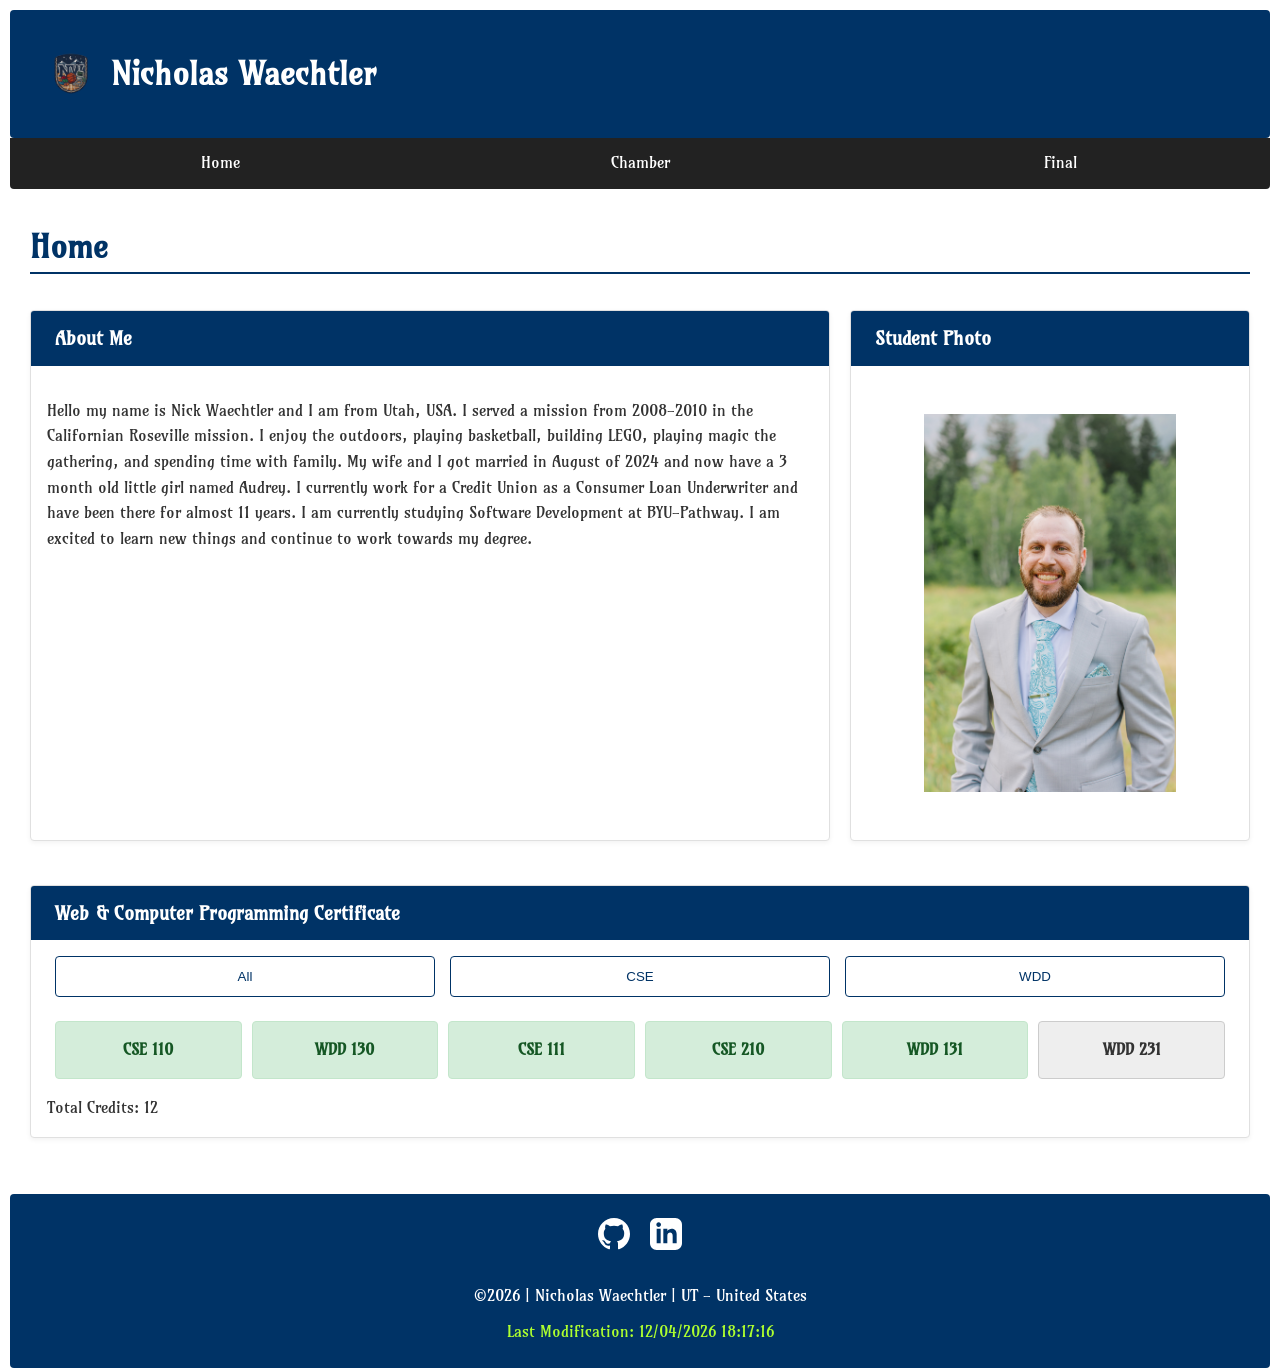
<file: index.html>
<!DOCTYPE html>
<html lang="en">
<head>
    <meta charset="UTF-8">
    <meta name="viewport" content="width=device-width, initial-scale=1.0">
    <title>WDD 231 - Course Home Page</title>
    <meta name="description" content="Nick Waechtler's Course home page for WDD-231 Web Fronted Development">
    <meta name="author" content="Nicholas Waechtler">
    <link rel="preconnect" href="https://fonts.googleapis.com">
    <link rel="preconnect" href="https://fonts.gstatic.com" crossorigin>
    <link
        href="https://fonts.googleapis.com/css2?family=Amarante&family=Arimo:ital,wght@0,400..700;1,400..700&family=Roboto:ital,wght@0,100..900;1,100..900&display=swap"
        rel="stylesheet">
    
    <link rel="stylesheet" href="styles/small.css">
    <link rel="stylesheet" href="styles/large.css" media="screen and (min-width: 640px)">

    <link rel="icon" href="images/home_favicon.ico">

    <script src="scripts/navigation.js" defer></script>
    <script src="scripts/date.js" defer></script>
    <script src="scripts/course.js" defer></script>
</head>
<body>
    <header>
        <div class="logo-group">
        <img src="images/my_logo1.png" alt="Site Logo" width="50" height="50">
        <span>Nicholas Waechtler</span>
        </div>
        <button id="menu" aria-label="Toggle Menu">&#9776;</button>
    </header>
    <nav>
        <ul id="animateme">
            <li><a href="index.html" class="active">Home</a></li>
            <li><a href="chamber/index.html">Chamber</a></li>
            <li><a href="project/index.html">Final</a></li>
        </ul>
    </nav>
    <main>
        <h1>Home</h1>
        <section class="card">
            <h2>About Me</h2>
            <p>Hello my name is Nick Waechtler and I am from Utah, USA. I served a mission from
            2008-2010 in
            the Californian Roseville mission. I enjoy the outdoors, playing basketball,
            building
            LEGO,
            playing magic
            the gathering, and spending time with family. My wife and I got married in August of
            2024
            and now have a 3 month old little girl named Audrey. I currently work for a Credit Union as a
            Consumer
            Loan Underwriter and have been there for almost 11 years. I am currently studying
            Software
            Development at BYU-Pathway. I am excited to learn new things and continue to work
            towards my
            degree.</p>
        </section>
        <section class="card">
            <h2>Student Photo</h2>
            <img src="images/profile_nick.jpg" alt="Student Photo">
        </section>
        <section class="card">
            <h2>Web & Computer Programming Certificate</h2>
            <div class="filters">
                <button id="all">All</button>
                <button id="cse">CSE</button>
                <button id="wdd">WDD</button>
            </div>
            <div id="course-container">

            </div>
            <p id="total-credits">Total Credits: </p>
        </section>
    </main>
    <footer>
        <div class="socials">
            <a href="https://github.com/n-waechtler" target="_blank" aria-label="Visit Nick's Github Profile">
                <svg xmlns="http://www.w3.org/2000/svg" viewBox="0 0 24 24" class="social-icon">
                    <path
                        d="M12 0c-6.626 0-12 5.373-12 12 0 5.302 3.438 9.8 8.207 11.387.599.111.793-.261.793-.577v-2.234c-3.338.726-4.033-1.416-4.033-1.416-.546-1.387-1.333-1.756-1.333-1.756-1.089-.745.083-.729.083-.729 1.205.084 1.839 1.237 1.839 1.237 1.07 1.834 2.807 1.304 3.492.997.107-.775.418-1.305.762-1.604-2.665-.305-5.467-1.334-5.467-5.931 0-1.311.469-2.381 1.236-3.221-.124-.303-.535-1.524.117-3.176 0 0 1.008-.322 3.301 1.23.957-.266 1.983-.399 3.003-.404 1.02.005 2.047.138 3.006.404 2.291-1.552 3.297-1.23 3.297-1.23.653 1.653.242 2.874.118 3.176.77.84 1.235 1.911 1.235 3.221 0 4.609-2.807 5.624-5.479 5.921.43.372.823 1.102.823 2.222v3.293c0 .319.192.694.801.576 4.765-1.589 8.199-6.086 8.199-11.386 0-6.627-5.373-12-12-12z" />
                </svg>
            </a>
            <a href="https://www.linkedin.com/in/nicholas-waechtler-9626b2290/" target="_blank" aria-label="Visit Nick's Linkedin Profile">
                <svg xmlns="http://www.w3.org/2000/svg" viewBox="0 0 24 24" class="social-icon">
                    <path
                        d="M19 0h-14c-2.761 0-5 2.239-5 5v14c0 2.761 2.239 5 5 5h14c2.762 0 5-2.239 5-5v-14c0-2.761-2.238-5-5-5zm-11 19h-3v-11h3v11zm-1.5-12.268c-.966 0-1.75-.79-1.75-1.764s.784-1.764 1.75-1.764 1.75.79 1.75 1.764-.783 1.764-1.75 1.764zm13.5 12.268h-3v-5.604c0-3.368-4-3.113-4 0v5.604h-3v-11h3v1.765c1.396-2.586 7-2.777 7 2.476v6.759z" />
                </svg>
            </a>
        </div>
        <p>&copy;<span id="currentYear"></span> | Nicholas Waechtler | UT - United States</p>
        <p id="lastModified"></p>
    </footer>
</body>
</html>
</file>
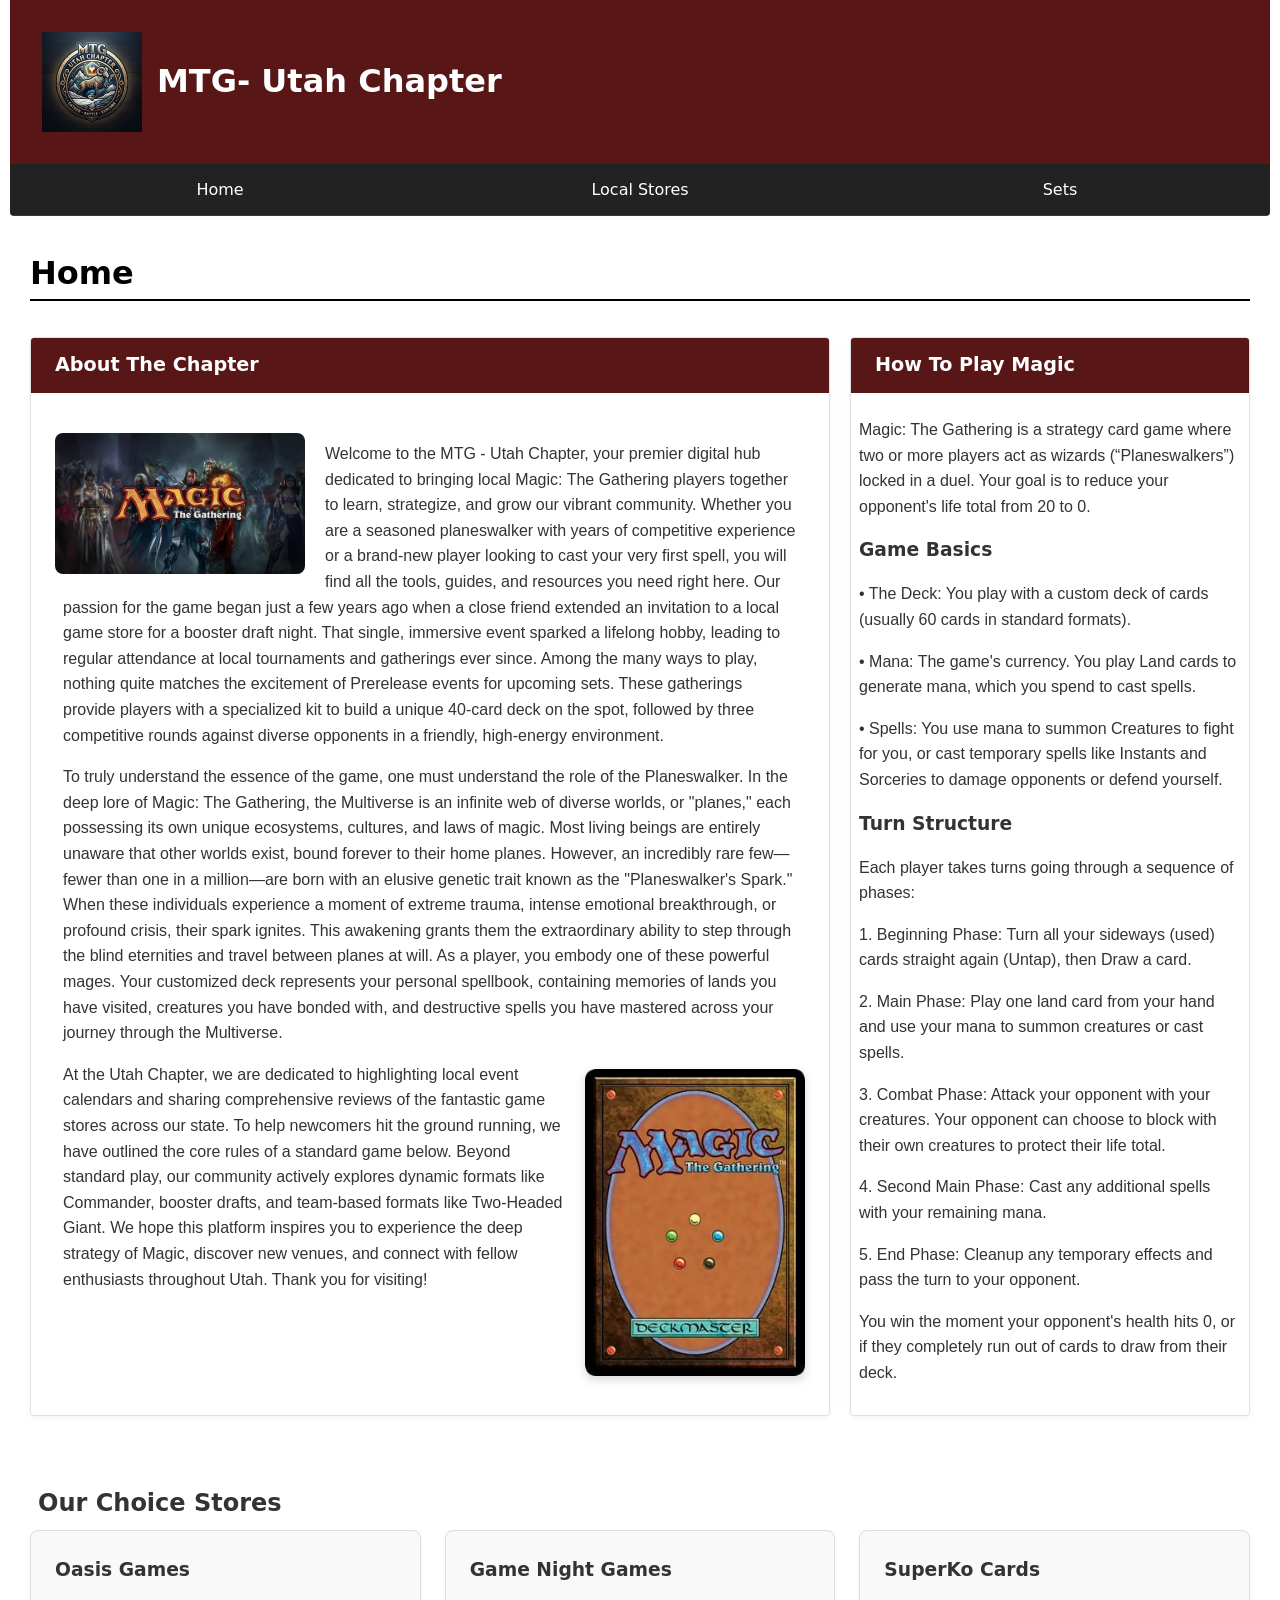
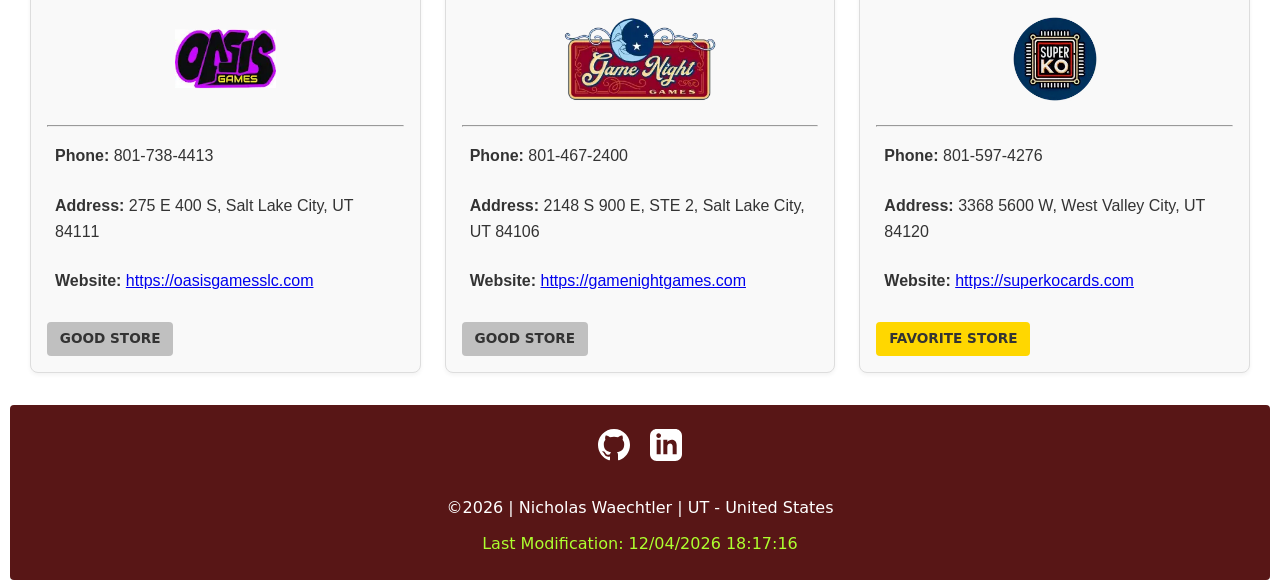
<file: project/index.html>
<!DOCTYPE html>
<html lang="en">

<head>
    <meta charset="UTF-8">
    <meta name="viewport" content="width=device-width, initial-scale=1.0">
    <title>WDD 231 - Final Project - MTG Utah Chapter</title>
    <meta name="description" content="Nick Waechtler's final project home page for WDD-231 Web Fronted Development">
    <meta name="author" content="Nicholas Waechtler">
    <link rel="preconnect" href="https://fonts.googleapis.com">
    <link rel="preconnect" href="https://fonts.gstatic.com" crossorigin>
    <link
        href="https://fonts.googleapis.com/css2?family=Amarante&family=Arimo:ital,wght@0,400..700;1,400..700&family=Irish+Grover&family=Roboto:ital,wght@0,100..900;1,100..900&display=swap"
        rel="stylesheet">
    
    <meta property="og:title" content="MTG Utah Chapter WDD-231 Final Project Home Page">
    <meta property="og:description" content="Explore and connect with local game stores and fans in the state of Utah.">
    <meta property="og:url" content="https://n-waechtler.github.io/wdd231/project/index.html">
    <meta property="og:image" content="https://n-waechtler.github.io/wdd231/project/images/mtg-logo.jpg">

    <link rel="stylesheet" href="styles/project.css">
    <link rel="stylesheet" href="styles/project-large.css" media="screen and (min-width: 640px)">

    <link rel="icon" href="images/mtg-utah.ico">

    <script src="scripts/project.js" defer></script>

</head>

<body>
    <header>
        <div class="logo-group">
            <img src="images/mtg-logo.jpg" alt="Site Logo" width="50" height="50">
            <span>MTG- Utah Chapter</span>
        </div>
        <button id="menuButton" aria-label="Toggle Menu">&#9776;</button>
    </header>
    <nav>
        <ul id="navMenu">
            <li><a href="index.html" class="active">Home</a></li>
            <li><a href="stores.html">Local Stores</a></li>
            <li><a href="sets.html">Sets</a></li>
        </ul>
    </nav>
    <main>
        <h1>Home</h1>
        <section class="card about-section">
            <h2>About The Chapter</h2>
            <div class="about-grid-content">
                <img src="images/magic-poster.jpg" alt="Magic Poster" class="img-top-left">
                <p>Welcome to the MTG - Utah Chapter, your premier digital hub dedicated to bringing local Magic: The Gathering players
                together to learn, strategize, and grow our vibrant community. Whether you are a seasoned planeswalker with years of
                competitive experience or a brand-new player looking to cast your very first spell, you will find all the tools, guides,
                and resources you need right here. Our passion for the game began just a few years ago when a close friend extended an
                invitation to a local game store for a booster draft night. That single, immersive event sparked a lifelong hobby,
                leading to regular attendance at local tournaments and gatherings ever since. Among the many ways to play, nothing quite
                matches the excitement of Prerelease events for upcoming sets. These gatherings provide players with a specialized kit
                to build a unique 40-card deck on the spot, followed by three competitive rounds against diverse opponents in a
                friendly, high-energy environment.</p>
                
                <p>To truly understand the essence of the game, one must understand the role of the Planeswalker. In the deep lore of
                Magic: The Gathering, the Multiverse is an infinite web of diverse worlds, or "planes," each possessing its own unique
                ecosystems, cultures, and laws of magic. Most living beings are entirely unaware that other worlds exist, bound forever
                to their home planes. However, an incredibly rare few—fewer than one in a million—are born with an elusive genetic trait
                known as the "Planeswalker's Spark." When these individuals experience a moment of extreme trauma, intense emotional
                breakthrough, or profound crisis, their spark ignites. This awakening grants them the extraordinary ability to step
                through the blind eternities and travel between planes at will. As a player, you embody one of these powerful mages.
                Your customized deck represents your personal spellbook, containing memories of lands you have visited, creatures you
                have bonded with, and destructive spells you have mastered across your journey through the Multiverse.</p>

                <img src="images/magic.jpg" alt="Magic Card" class="img-bottom-right">

                <p>At the Utah Chapter, we are dedicated to highlighting local event calendars and sharing comprehensive reviews of the
                fantastic game stores across our state. To help newcomers hit the ground running, we have outlined the core rules of a
                standard game below. Beyond standard play, our community actively explores dynamic formats like Commander, booster
                drafts, and team-based formats like Two-Headed Giant. We hope this platform inspires you to experience the deep strategy
                of Magic, discover new venues, and connect with fellow enthusiasts throughout Utah. Thank you for visiting!
                </p>
                
            </div>
        </section>
        <section class="card">
            <h2>How To Play Magic</h2>
            <p>Magic: The Gathering is a strategy card game where two or more players act as wizards (“Planeswalkers”) locked in a
            duel. Your goal is to reduce your opponent's life total from 20 to 0.</p>
            
            <h3>Game Basics</h3>
            
            <p>• The Deck: You play with a custom deck of cards (usually 60 cards in standard formats).</p>
            <p>• Mana: The game's currency. You play Land cards to generate mana, which you spend to cast spells.</p>
            <p>• Spells: You use mana to summon Creatures to fight for you, or cast temporary spells like Instants and Sorceries to
            damage opponents or defend yourself.</p>
            
            <h3>Turn Structure</h3>
            
            <p>Each player takes turns going through a sequence of phases:</p>
            <p>1. Beginning Phase: Turn all your sideways (used) cards straight again (Untap), then Draw a card.</p>
            <p>2. Main Phase: Play one land card from your hand and use your mana to summon creatures or cast spells.</p>
            <p>3. Combat Phase: Attack your opponent with your creatures. Your opponent can choose to block with their own creatures to
            protect their life total.</p>
            <p>4. Second Main Phase: Cast any additional spells with your remaining mana.</p>
            <p>5. End Phase: Cleanup any temporary effects and pass the turn to your opponent.</p>
            <p>You win the moment your opponent's health hits 0, or if they completely run out of cards to draw from their deck.</p>
        </section>
        <section class="spotlights-container">
            <h2>Our Choice Stores</h2>
            <div id="spotlight-cards">
            
            </div>
        </section>
    </main>
    <footer>
        <div class="socials">
            <a href="https://github.com/n-waechtler" target="_blank" aria-label="Visit Nick's Github Profile">
                <svg xmlns="http://www.w3.org/2000/svg" viewBox="0 0 24 24" class="social-icon">
                    <path
                        d="M12 0c-6.626 0-12 5.373-12 12 0 5.302 3.438 9.8 8.207 11.387.599.111.793-.261.793-.577v-2.234c-3.338.726-4.033-1.416-4.033-1.416-.546-1.387-1.333-1.756-1.333-1.756-1.089-.745.083-.729.083-.729 1.205.084 1.839 1.237 1.839 1.237 1.07 1.834 2.807 1.304 3.492.997.107-.775.418-1.305.762-1.604-2.665-.305-5.467-1.334-5.467-5.931 0-1.311.469-2.381 1.236-3.221-.124-.303-.535-1.524.117-3.176 0 0 1.008-.322 3.301 1.23.957-.266 1.983-.399 3.003-.404 1.02.005 2.047.138 3.006.404 2.291-1.552 3.297-1.23 3.297-1.23.653 1.653.242 2.874.118 3.176.77.84 1.235 1.911 1.235 3.221 0 4.609-2.807 5.624-5.479 5.921.43.372.823 1.102.823 2.222v3.293c0 .319.192.694.801.576 4.765-1.589 8.199-6.086 8.199-11.386 0-6.627-5.373-12-12-12z" />
                </svg>
            </a>
            <a href="https://www.linkedin.com/in/nicholas-waechtler-9626b2290/" target="_blank"
                aria-label="Visit Nick's Linkedin Profile">
                <svg xmlns="http://www.w3.org/2000/svg" viewBox="0 0 24 24" class="social-icon">
                    <path
                        d="M19 0h-14c-2.761 0-5 2.239-5 5v14c0 2.761 2.239 5 5 5h14c2.762 0 5-2.239 5-5v-14c0-2.761-2.238-5-5-5zm-11 19h-3v-11h3v11zm-1.5-12.268c-.966 0-1.75-.79-1.75-1.764s.784-1.764 1.75-1.764 1.75.79 1.75 1.764-.783 1.764-1.75 1.764zm13.5 12.268h-3v-5.604c0-3.368-4-3.113-4 0v5.604h-3v-11h3v1.765c1.396-2.586 7-2.777 7 2.476v6.759z" />
                </svg>
            </a>
        </div>
        <p>&copy;<span id="currentYear"></span> | Nicholas Waechtler | UT - United States</p>
        <p id="lastModified"></p>
    </footer>
</body>

</html>
</file>
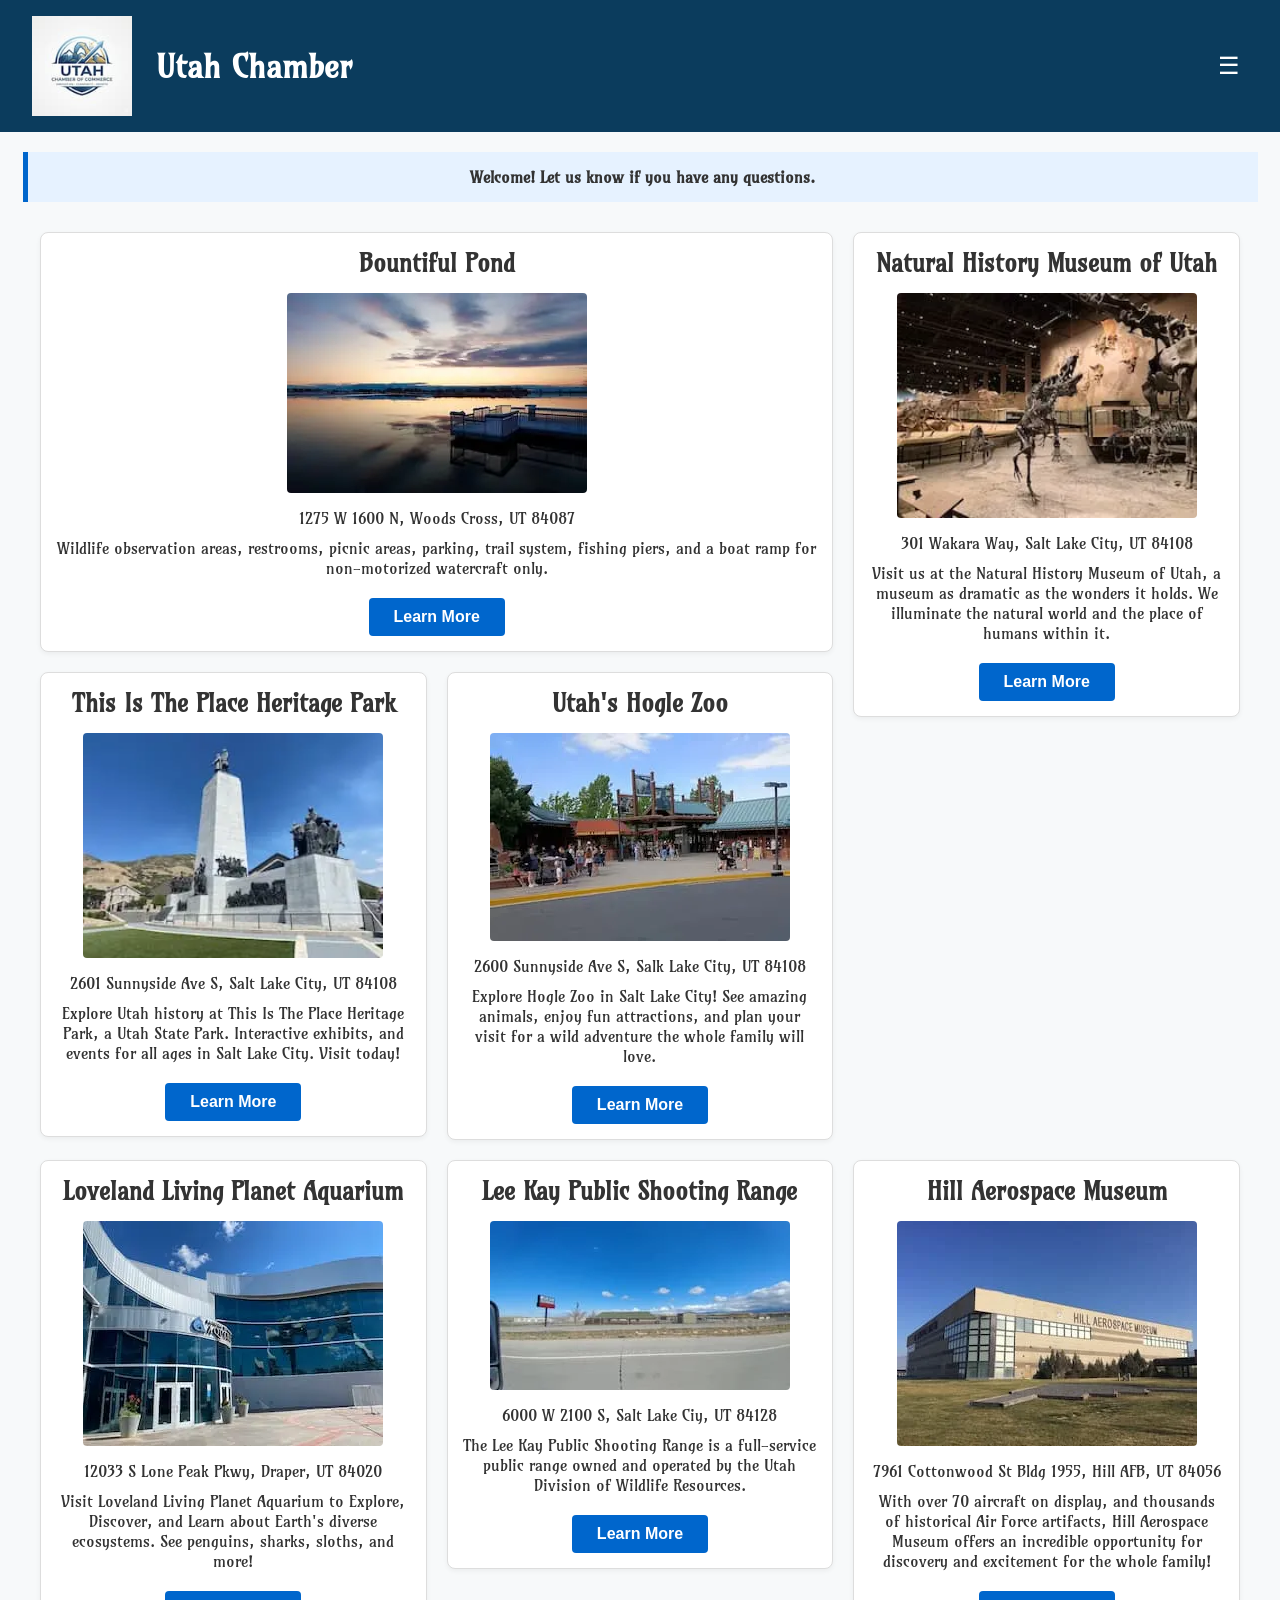
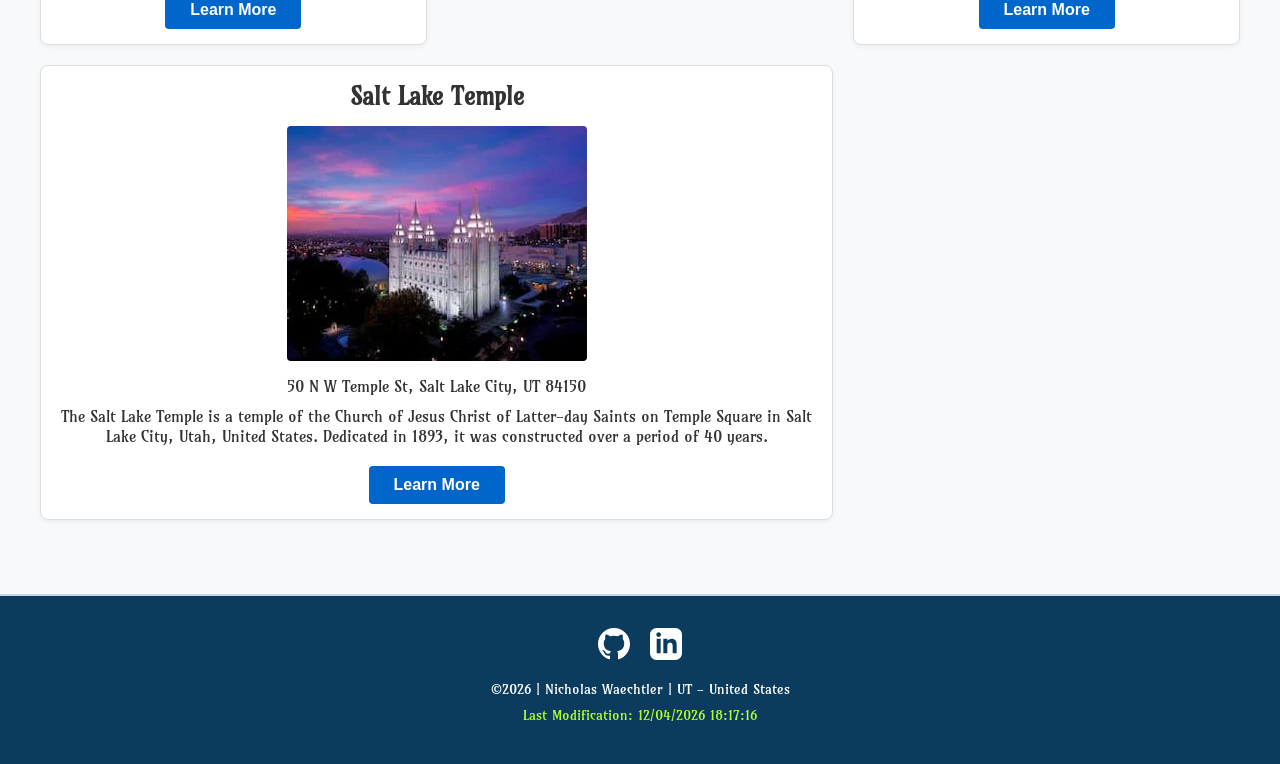
<file: chamber/discover.html>
<!DOCTYPE html>
<html lang="en">

<head>
    <meta charset="UTF-8">
    <meta name="viewport" content="width=device-width, initial-scale=1.0">
    <title> Utah Chamber of Commerce - Discover Page</title>
    <meta name="description" content="WDD 231 Utah Chamber of commerce Discover page week05 assignment">
    <meta name="author" content="Nicholas Waechtler">
    <link rel="icon" href="images/favicon_chamber.ico">
    <link rel="preconnect" href="https://fonts.googleapis.com">
    <link rel="preconnect" href="https://fonts.gstatic.com" crossorigin>
    <link
        href="https://fonts.googleapis.com/css2?family=Amarante&family=Arimo:ital,wght@0,400..700;1,400..700&family=Roboto:ital,wght@0,100..900;1,100..900&display=swap"
        rel="stylesheet">

    <meta property="og:title" content="Utah Chamber of Commerce Home Page Where Businesses Connect">
    <meta property="og:description" content="Explore and connect with local businesses in the state of Utah.">
    <meta property="og:url" content="https://n-waechtler.github.io/wdd231/chamber/">
    <meta property="og:image" content="https://n-waechtler.github.io/wdd231/chamber/images/chamber-logo.jpg">

    <link rel="stylesheet" href="styles/discover.css">
    <link rel="stylesheet" href="styles/discover-med.css" media="(min-width: 641px)">
    <link rel="stylesheet" href="styles/discover-large.css" media="(min-width: 1025px)">

    <script src="scripts/discover.js" type="module"></script>
</head>

<body>
    <header>
        <div class="logo-area">
            <img src="images/chamber-logo.jpg" alt="Utah Chamber Logo">
            <h1>Utah Chamber</h1>
        </div>
        <nav>
            <button id="menuButton" aria-label="Toggle Menu">&#9776;</button>
            <ul id="navMenu">
                <li><a href="directory.html" class="active">Directory</a></li>
                <li><a href="join.html" class="active">Join</a></li>
                <li><a href="discover.html">Discover</a></li>
                <li><a href="#">Contact</a></li>
            </ul>
        </nav>
    </header>
    <main>
        <div id="visitor-message" class="message-box"></div>

        <div class="discover-grid"></div>
    </main>
    <footer>
        <div class="socials">
            <a href="https://github.com/n-waechtler" target="_blank" aria-label="Visit Nick's Github Profile">
                <svg xmlns="http://www.w3.org/2000/svg" viewBox="0 0 24 24" class="social-icon">
                    <path
                        d="M12 0c-6.626 0-12 5.373-12 12 0 5.302 3.438 9.8 8.207 11.387.599.111.793-.261.793-.577v-2.234c-3.338.726-4.033-1.416-4.033-1.416-.546-1.387-1.333-1.756-1.333-1.756-1.089-.745.083-.729.083-.729 1.205.084 1.839 1.237 1.839 1.237 1.07 1.834 2.807 1.304 3.492.997.107-.775.418-1.305.762-1.604-2.665-.305-5.467-1.334-5.467-5.931 0-1.311.469-2.381 1.236-3.221-.124-.303-.535-1.524.117-3.176 0 0 1.008-.322 3.301 1.23.957-.266 1.983-.399 3.003-.404 1.02.005 2.047.138 3.006.404 2.291-1.552 3.297-1.23 3.297-1.23.653 1.653.242 2.874.118 3.176.77.84 1.235 1.911 1.235 3.221 0 4.609-2.807 5.624-5.479 5.921.43.372.823 1.102.823 2.222v3.293c0 .319.192.694.801.576 4.765-1.589 8.199-6.086 8.199-11.386 0-6.627-5.373-12-12-12z" />
                </svg>
            </a>
            <a href="https://www.linkedin.com/in/nicholas-waechtler-9626b2290/" target="_blank"
                aria-label="Visit Nick's Linkedin Profile">
                <svg xmlns="http://www.w3.org/2000/svg" viewBox="0 0 24 24" class="social-icon">
                    <path
                        d="M19 0h-14c-2.761 0-5 2.239-5 5v14c0 2.761 2.239 5 5 5h14c2.762 0 5-2.239 5-5v-14c0-2.761-2.238-5-5-5zm-11 19h-3v-11h3v11zm-1.5-12.268c-.966 0-1.75-.79-1.75-1.764s.784-1.764 1.75-1.764 1.75.79 1.75 1.764-.783 1.764-1.75 1.764zm13.5 12.268h-3v-5.604c0-3.368-4-3.113-4 0v5.604h-3v-11h3v1.765c1.396-2.586 7-2.777 7 2.476v6.759z" />
                </svg>
            </a>
        </div>
        <p>&copy;<span id="currentYear"></span> | Nicholas Waechtler | UT - United States</p>
        <p id="lastModified"></p>
    </footer>
</body>

</html>
</file>
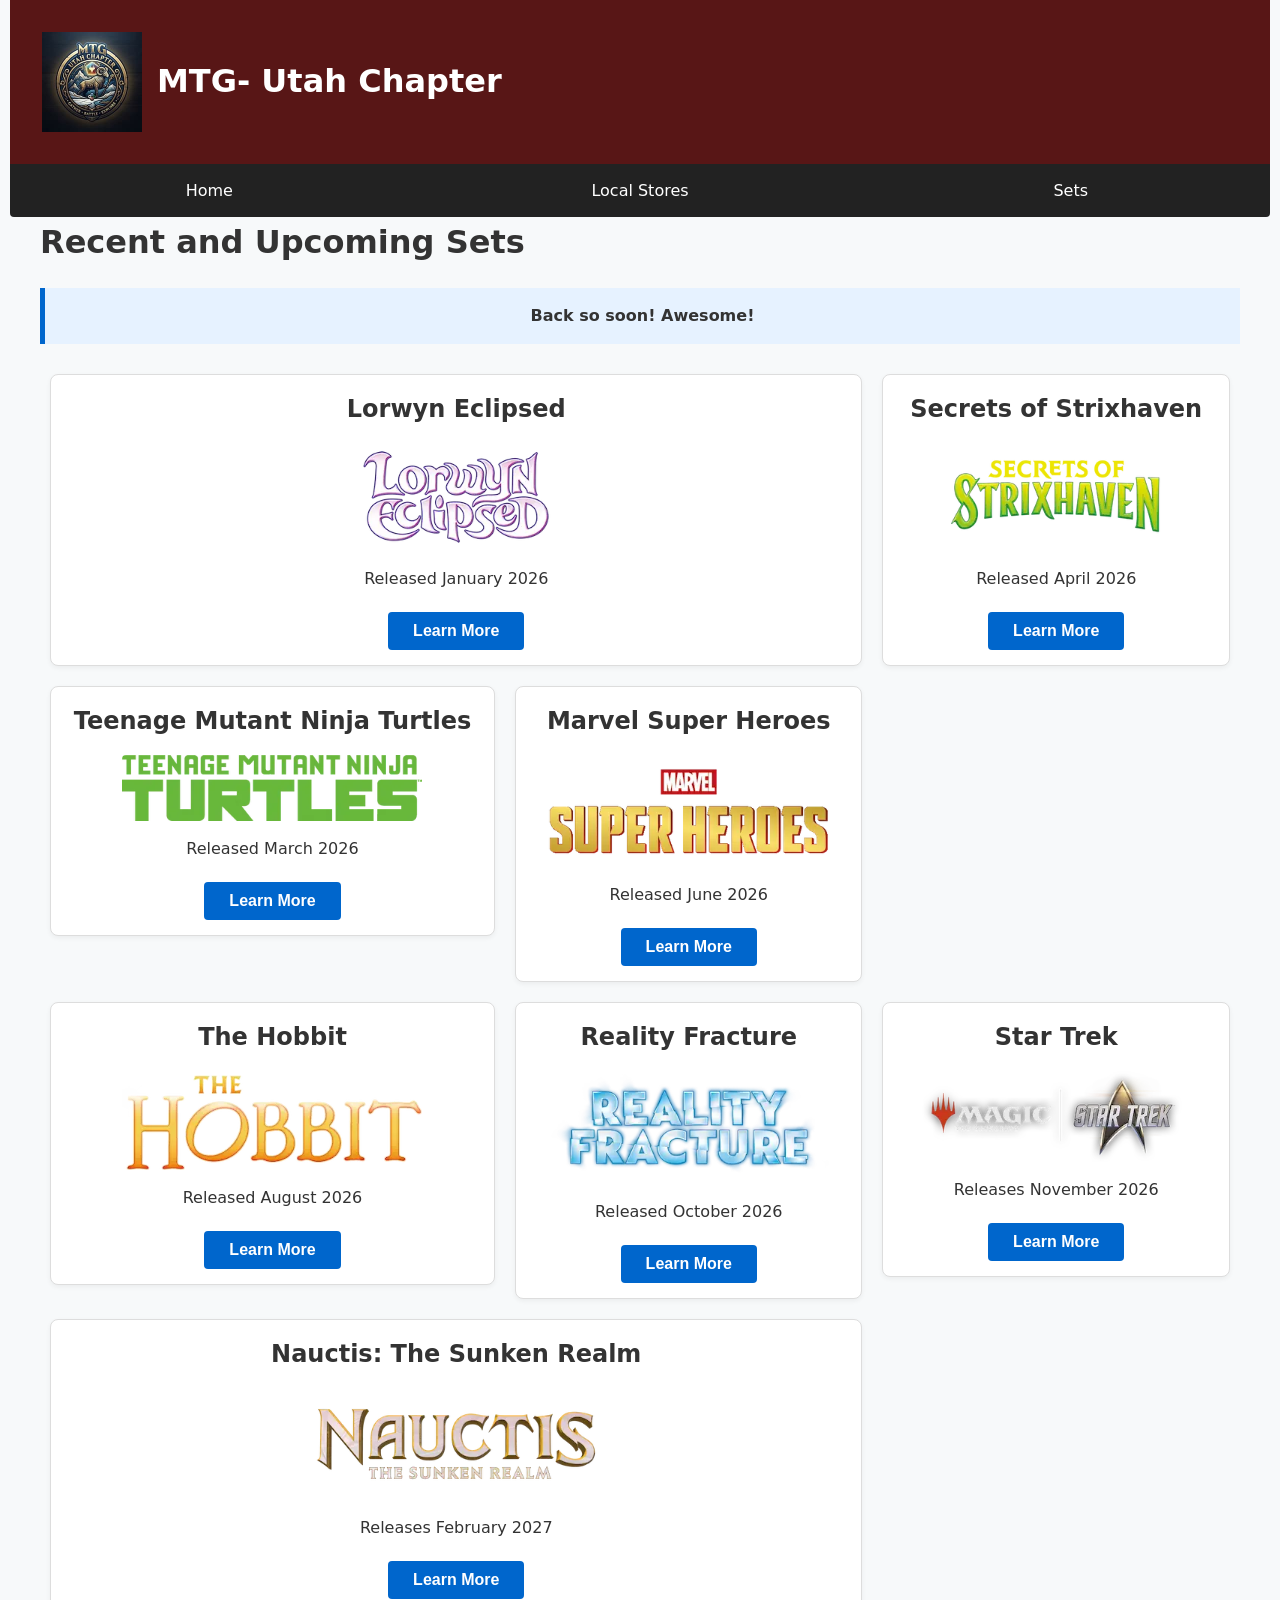
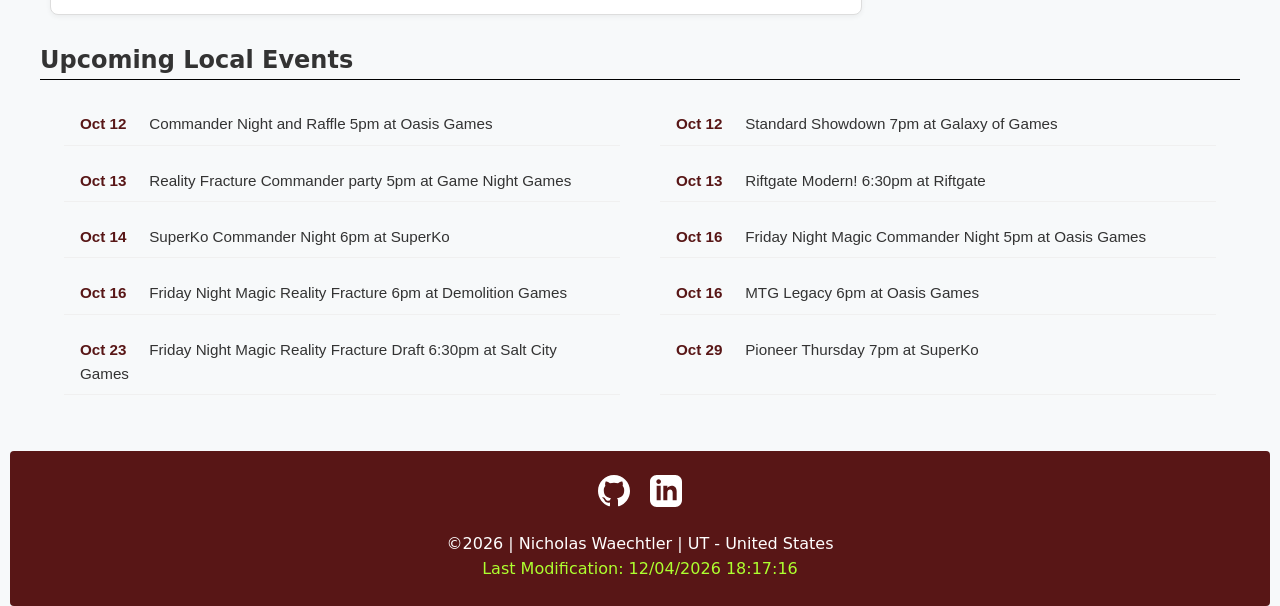
<file: project/sets.html>
<!DOCTYPE html>
<html lang="en">

<head>
    <meta charset="UTF-8">
    <meta name="viewport" content="width=device-width, initial-scale=1.0">
    <title>WDD 231 - Final Project - MTG Utah Chapter</title>
    <meta name="description" content="Nick Waechtler's final project sets page for WDD-231 Web Fronted Development">
    <meta name="author" content="Nicholas Waechtler">
    <link rel="preconnect" href="https://fonts.googleapis.com">
    <link rel="preconnect" href="https://fonts.gstatic.com" crossorigin>
    <link
        href="https://fonts.googleapis.com/css2?family=Amarante&family=Arimo:ital,wght@0,400..700;1,400..700&family=Irish+Grover&family=Roboto:ital,wght@0,100..900;1,100..900&display=swap"
        rel="stylesheet">

    <meta property="og:title" content="MTG Utah Chapter WDD-231 Final Project Set and Event Page">
    <meta property="og:description" content="Explore and connect with local game stores and mtg fans in the state of Utah.">
    <meta property="og:url" content="https://n-waechtler.github.io/wdd231/project/sets.html">
    <meta property="og:image" content="https://n-waechtler.github.io/wdd231/project/images/mtg-logo.jpg">

    <link rel="stylesheet" href="styles/sets.css">
    <link rel="stylesheet" href="styles/sets-large.css" media="screen and (min-width: 640px)">

    <link rel="icon" href="images/mtg-utah.ico">

    <script src="scripts/sets.js" type="module"></script>
</head>

<body>
    <header>
        <div class="logo-group">
            <img src="images/mtg-logo.jpg" alt="Site Logo" width="50" height="50">
            <span>MTG- Utah Chapter</span>
        </div>
        <button id="menuButton" aria-label="Toggle Menu">&#9776;</button>
    </header>
    <nav>
        <ul id="navMenu">
            <li><a href="index.html">Home</a></li>
            <li><a href="stores.html">Local Stores</a></li>
            <li><a href="sets.html" class="active">Sets</a></li>
        </ul>
    </nav>
    <main>
        <h1>Recent and Upcoming Sets</h1>
        <div id="visitor-message" class="message-box"></div>
    
        <div class="discover-grid"></div>
        <section class="events-card">
            <h2>Upcoming Local Events</h2>
            <ul class="events-wrapper">
                <li><strong>Oct 12</strong> Commander Night and Raffle 5pm at Oasis Games</li>
                <li><strong>Oct 12</strong> Standard Showdown 7pm at Galaxy of Games</li>
                <li><strong>Oct 13</strong> Reality Fracture Commander party 5pm at Game Night Games</li>
                <li><strong>Oct 13</strong> Riftgate Modern! 6:30pm at Riftgate</li>
                <li><strong>Oct 14</strong> SuperKo Commander Night 6pm at SuperKo</li>
                <li><strong>Oct 16</strong> Friday Night Magic Commander Night 5pm at Oasis Games</li>
                <li><strong>Oct 16</strong> Friday Night Magic Reality Fracture 6pm at Demolition Games</li>
                <li><strong>Oct 16</strong> MTG Legacy 6pm at Oasis Games</li>
                <li><strong>Oct 23</strong> Friday Night Magic Reality Fracture Draft 6:30pm at Salt City Games</li>
                <li><strong>Oct 29</strong> Pioneer Thursday 7pm at SuperKo</li>
            </ul>
        </section>
    </main>
    <footer>
        <div class="socials">
            <a href="https://github.com/n-waechtler" target="_blank" aria-label="Visit Nick's Github Profile">
                <svg xmlns="http://www.w3.org/2000/svg" viewBox="0 0 24 24" class="social-icon">
                    <path
                        d="M12 0c-6.626 0-12 5.373-12 12 0 5.302 3.438 9.8 8.207 11.387.599.111.793-.261.793-.577v-2.234c-3.338.726-4.033-1.416-4.033-1.416-.546-1.387-1.333-1.756-1.333-1.756-1.089-.745.083-.729.083-.729 1.205.084 1.839 1.237 1.839 1.237 1.07 1.834 2.807 1.304 3.492.997.107-.775.418-1.305.762-1.604-2.665-.305-5.467-1.334-5.467-5.931 0-1.311.469-2.381 1.236-3.221-.124-.303-.535-1.524.117-3.176 0 0 1.008-.322 3.301 1.23.957-.266 1.983-.399 3.003-.404 1.02.005 2.047.138 3.006.404 2.291-1.552 3.297-1.23 3.297-1.23.653 1.653.242 2.874.118 3.176.77.84 1.235 1.911 1.235 3.221 0 4.609-2.807 5.624-5.479 5.921.43.372.823 1.102.823 2.222v3.293c0 .319.192.694.801.576 4.765-1.589 8.199-6.086 8.199-11.386 0-6.627-5.373-12-12-12z" />
                </svg>
            </a>
            <a href="https://www.linkedin.com/in/nicholas-waechtler-9626b2290/" target="_blank"
                aria-label="Visit Nick's Linkedin Profile">
                <svg xmlns="http://www.w3.org/2000/svg" viewBox="0 0 24 24" class="social-icon">
                    <path
                        d="M19 0h-14c-2.761 0-5 2.239-5 5v14c0 2.761 2.239 5 5 5h14c2.762 0 5-2.239 5-5v-14c0-2.761-2.238-5-5-5zm-11 19h-3v-11h3v11zm-1.5-12.268c-.966 0-1.75-.79-1.75-1.764s.784-1.764 1.75-1.764 1.75.79 1.75 1.764-.783 1.764-1.75 1.764zm13.5 12.268h-3v-5.604c0-3.368-4-3.113-4 0v5.604h-3v-11h3v1.765c1.396-2.586 7-2.777 7 2.476v6.759z" />
                </svg>
            </a>
        </div>
        <p>&copy;<span id="currentYear"></span> | Nicholas Waechtler | UT - United States</p>
        <p id="lastModified"></p>
    </footer>
</body>

</html>
</file>
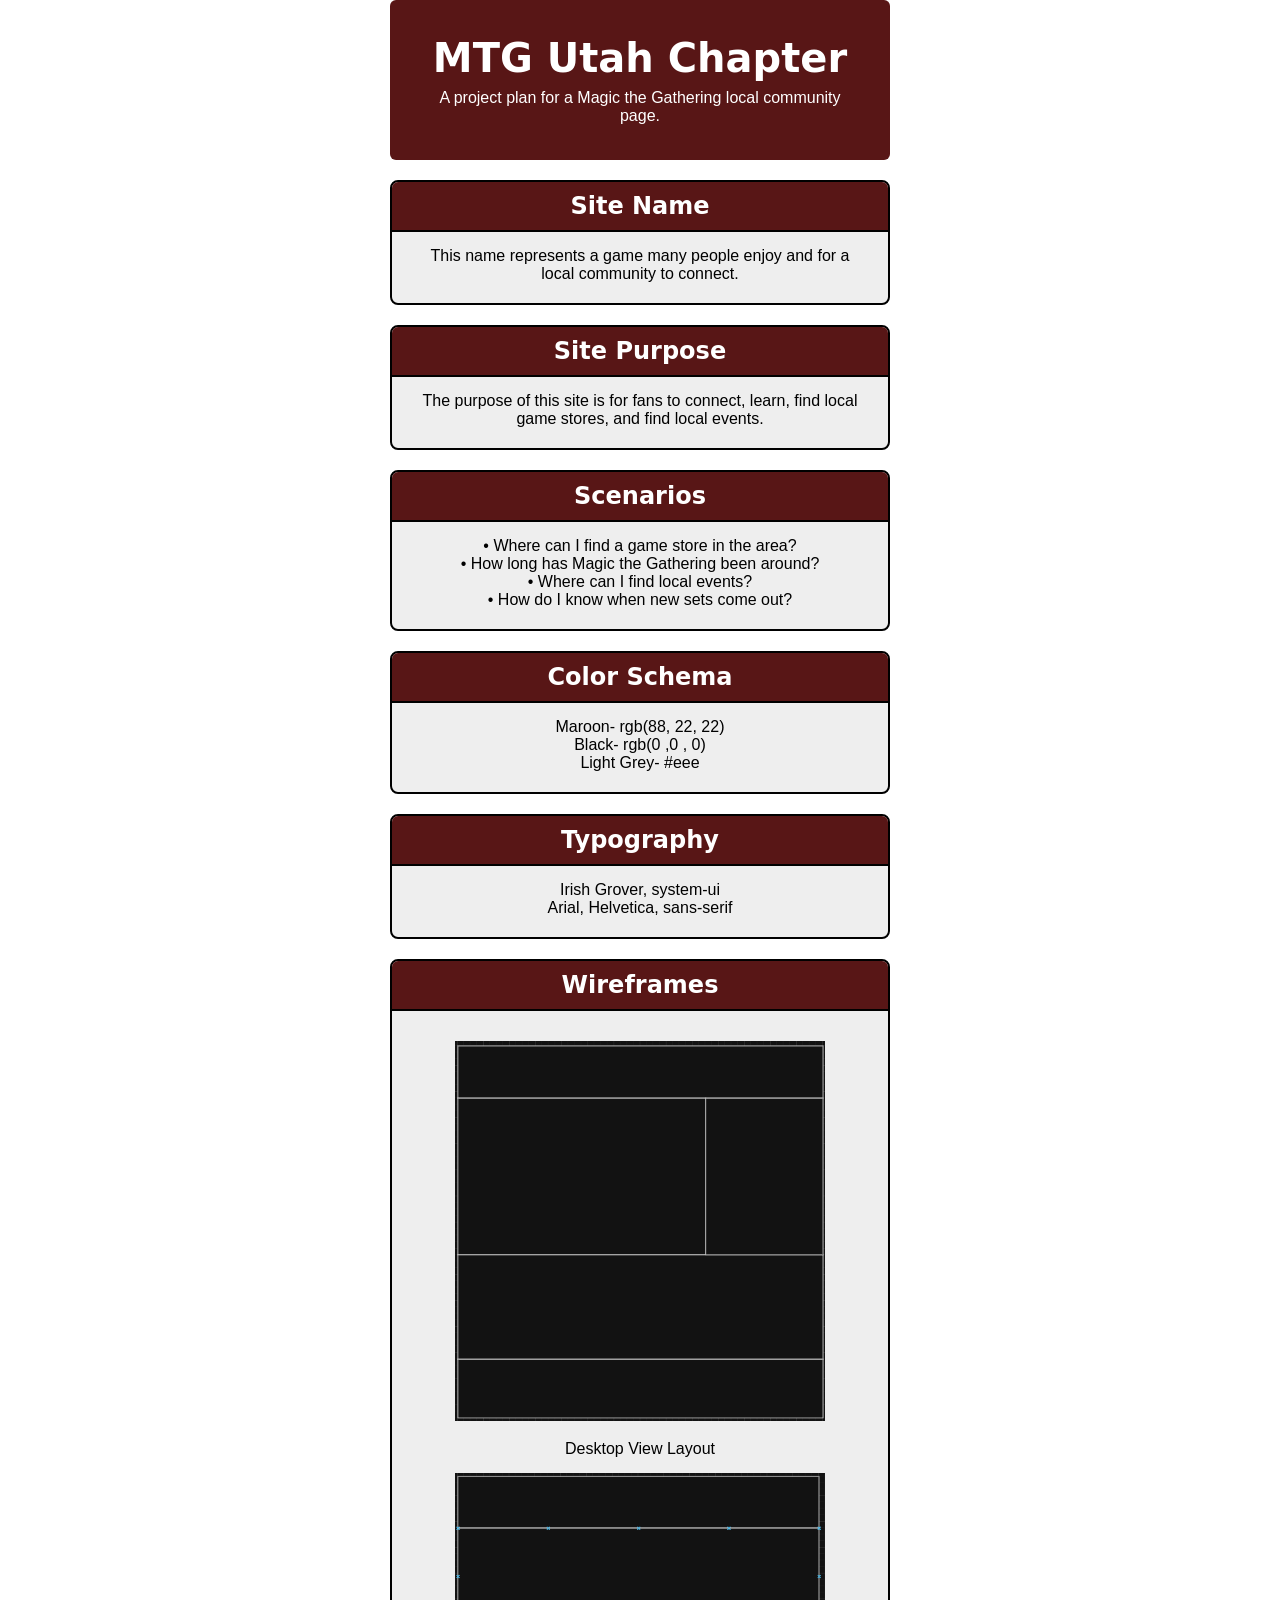
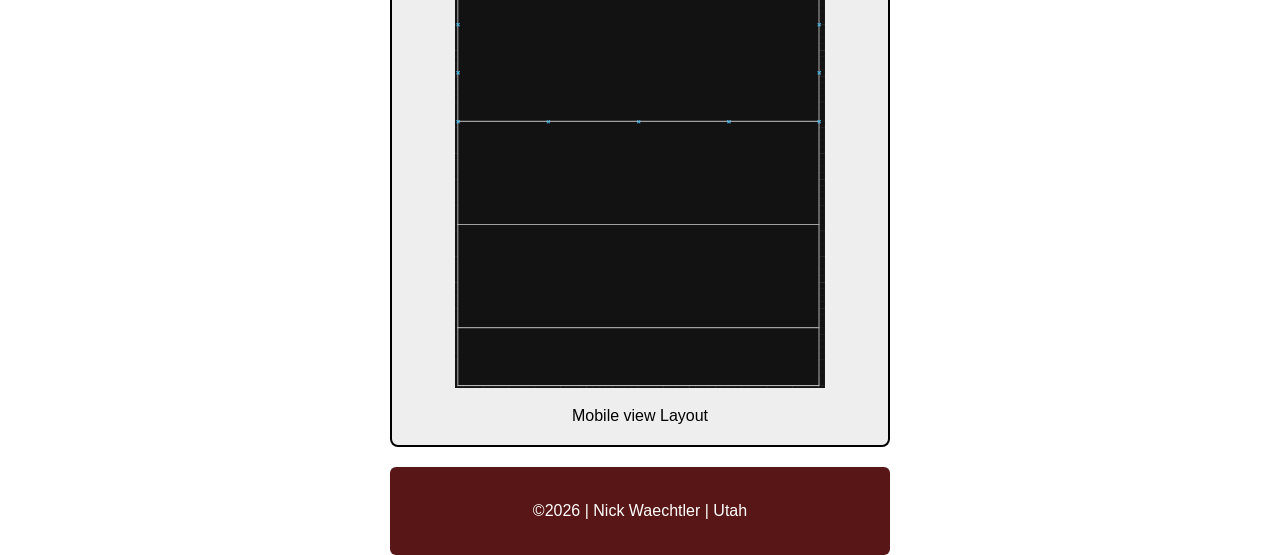
<file: project/siteplan.html>
<!DOCTYPE html>
<html lang="en">

<head>
    <meta charset="UTF-8">
    <meta name="viewport" content="width=device-width, initial-scale=1.0">
    <title>Site Plan Document</title>
    <meta name="description" content="Nick Waechtler's Site plan document layout prep week 5 - WDD231">
    <meta name="author" content="Nick Waechtler">
    <link rel="stylesheet" href="styles/siteplan.css">

    <link rel="preconnect" href="https://fonts.googleapis.com">
    <link rel="preconnect" href="https://fonts.gstatic.com" crossorigin>
    <link
        href="https://fonts.googleapis.com/css2?family=Amarante&family=Arimo:ital,wght@0,400..700;1,400..700&family=Irish+Grover&family=Roboto:ital,wght@0,100..900;1,100..900&display=swap"
        rel="stylesheet">
</head>

<body>
    <header>
        <h1>MTG Utah Chapter</h1>
        <p>A project plan for a Magic the Gathering local community page.</p>
    </header>
    <main>
        <section>
            <h2>Site Name</h2>
            <p>This name represents a game many people enjoy and for a local community to connect.</p>
        </section>
        <section>
            <h2>Site Purpose</h2>
            <p>The purpose of this site is for fans to connect, learn, find local game stores, and find local events. 
            </p>
        </section>
        <section>
            <h2>Scenarios</h2>
            <p>• Where can I find a game store in the area?</p>
            <p>• How long has Magic the Gathering been around?</p>
            <p>• Where can I find local events?</p>
            <p>• How do I know when new sets come out?</p>
        </section>
        <section>
            <h2>Color Schema</h2>
            <p>Maroon- rgb(88, 22, 22)</p>
            <p>Black- rgb(0 ,0 , 0)</p>
            <p>Light Grey- #eee</p>
        </section>
        <section>
            <h2>Typography</h2>
            <p>Irish Grover, system-ui</p>
            <p>Arial, Helvetica, sans-serif</p>
        </section>
        <section>
            <h2>Wireframes</h2>
            <figure>
                <img src="images/wireframe1.png" alt="Desktop set up">
                <figcaption>Desktop View Layout</figcaption>
            </figure>
            <figure>
                <img src="images/wireframe2.png" alt="Mobile Set up">
                <figcaption>Mobile view Layout</figcaption>
            </figure>
        </section>
    </main>
    <footer>
        <p>&copy;2026 | Nick Waechtler | Utah</p>
    </footer>
</body>

</html>
</file>
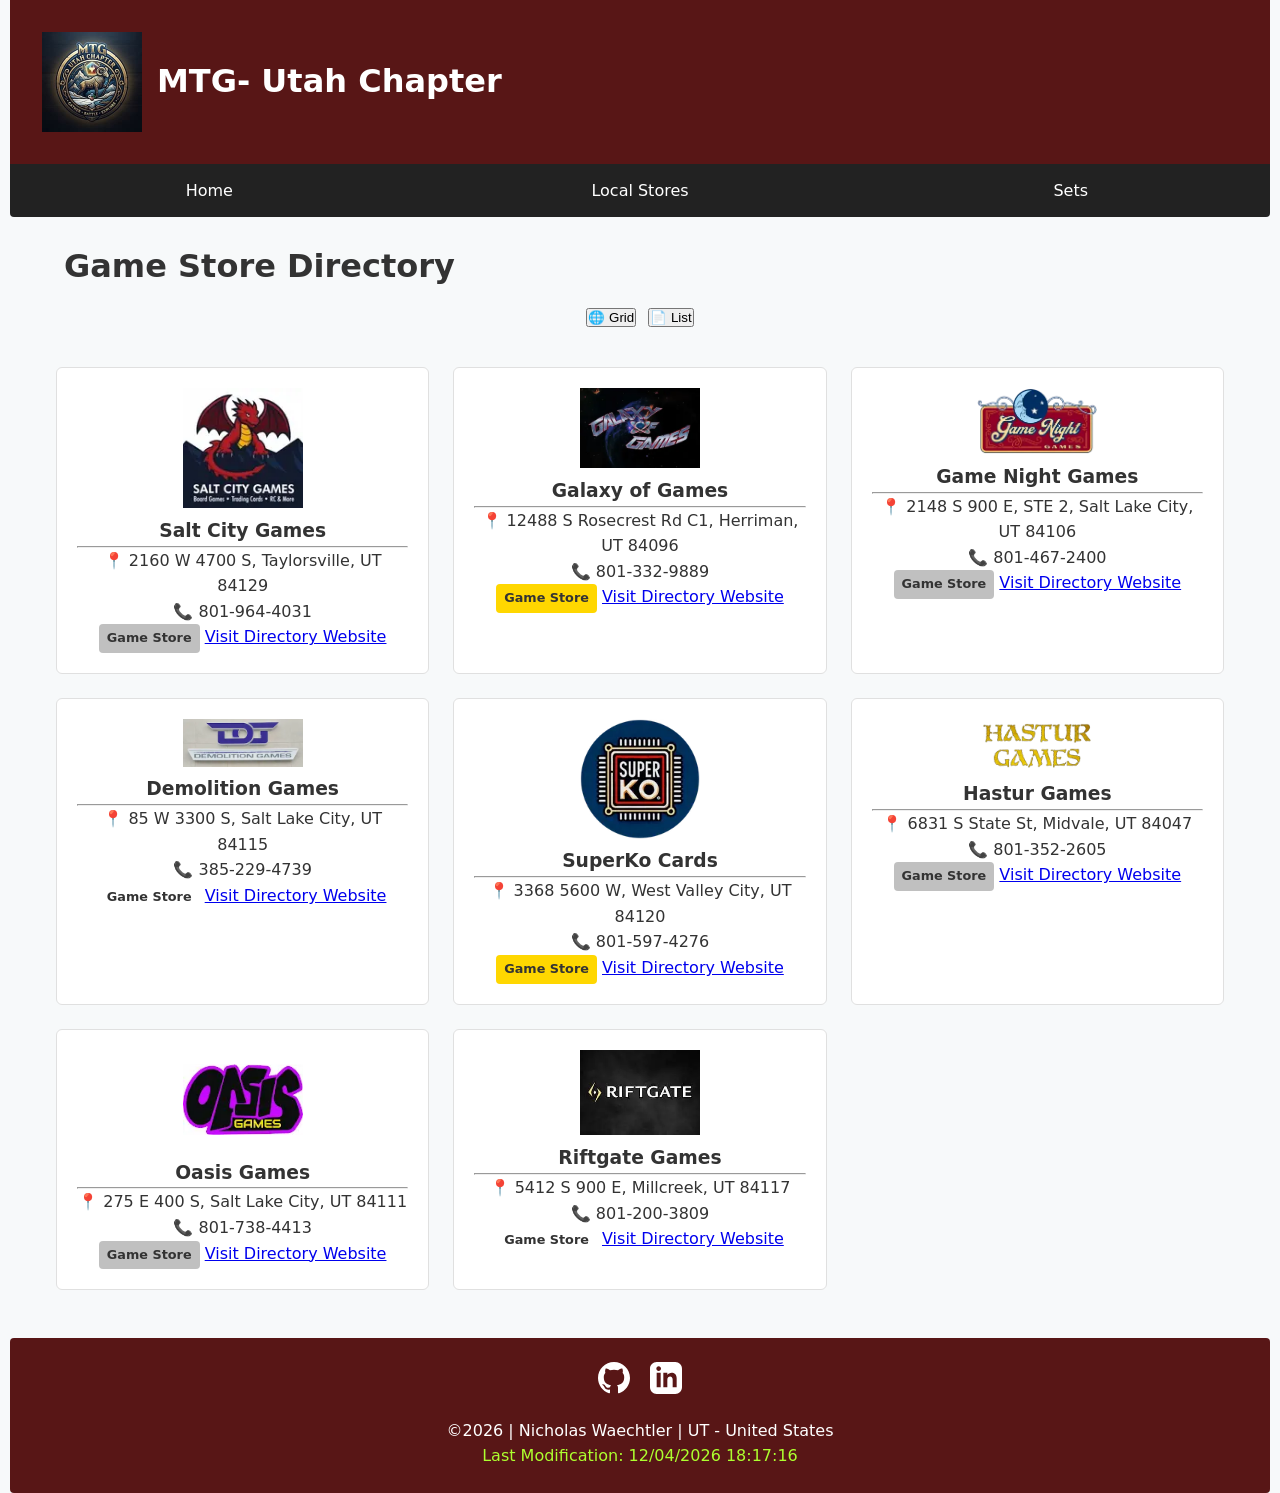
<file: project/stores.html>
<!DOCTYPE html>
<html lang="en">

<head>
    <meta charset="UTF-8">
    <meta name="viewport" content="width=device-width, initial-scale=1.0">
    <title>WDD 231 - Final Project - MTG Utah Chapter</title>
    <meta name="description" content="Nick Waechtler's final project home page for WDD-231 Web Fronted Development">
    <meta name="author" content="Nicholas Waechtler">
    <link rel="preconnect" href="https://fonts.googleapis.com">
    <link rel="preconnect" href="https://fonts.gstatic.com" crossorigin>
    <link
        href="https://fonts.googleapis.com/css2?family=Amarante&family=Arimo:ital,wght@0,400..700;1,400..700&family=Irish+Grover&family=Roboto:ital,wght@0,100..900;1,100..900&display=swap"
        rel="stylesheet">

    <meta property="og:title" content="MTG Utah Chapter WDD-231 Final Project Store Page">
    <meta property="og:description" content="Explore and connect with local game stores and fans in the state of Utah.">
    <meta property="og:url" content="https://n-waechtler.github.io/wdd231/project/stores.html">
    <meta property="og:image" content="https://n-waechtler.github.io/wdd231/project/images/mtg-logo.jpg">

    <link rel="stylesheet" href="styles/store.css">
    <link rel="stylesheet" href="styles/store-large.css" media="screen and (min-width: 640px)">

    <link rel="icon" href="images/mtg-utah.ico">

    <script src="scripts/store.js" defer></script>

</head>

<body>
    <header>
        <div class="logo-group">
            <img src="images/mtg-logo.jpg" alt="Site Logo" width="50" height="50">
            <span>MTG- Utah Chapter</span>
        </div>
        <button id="menuButton" aria-label="Toggle Menu">&#9776;</button>
    </header>
    <nav>
        <ul id="navMenu">
            <li><a href="index.html">Home</a></li>
            <li><a href="stores.html" class="active">Local Stores</a></li>
            <li><a href="sets.html">Sets</a></li>
        </ul>
    </nav>
    <main>
        <div class="directory-control">
            <h1>Game Store Directory</h1>
            <div class="toggle-buttons">
                <button id="gridBtn" title="Switch to Grid View">🌐 Grid</button>
                <button id="listBtn" title="Switch to List View">📄 List</button>
            </div>
        </div>
    
        <div id="directoryContainer" class="grid-mode"></div>
    </main>
    <footer>
        <div class="socials">
            <a href="https://github.com/n-waechtler" target="_blank" aria-label="Visit Nick's Github Profile">
                <svg xmlns="http://www.w3.org/2000/svg" viewBox="0 0 24 24" class="social-icon">
                    <path
                        d="M12 0c-6.626 0-12 5.373-12 12 0 5.302 3.438 9.8 8.207 11.387.599.111.793-.261.793-.577v-2.234c-3.338.726-4.033-1.416-4.033-1.416-.546-1.387-1.333-1.756-1.333-1.756-1.089-.745.083-.729.083-.729 1.205.084 1.839 1.237 1.839 1.237 1.07 1.834 2.807 1.304 3.492.997.107-.775.418-1.305.762-1.604-2.665-.305-5.467-1.334-5.467-5.931 0-1.311.469-2.381 1.236-3.221-.124-.303-.535-1.524.117-3.176 0 0 1.008-.322 3.301 1.23.957-.266 1.983-.399 3.003-.404 1.02.005 2.047.138 3.006.404 2.291-1.552 3.297-1.23 3.297-1.23.653 1.653.242 2.874.118 3.176.77.84 1.235 1.911 1.235 3.221 0 4.609-2.807 5.624-5.479 5.921.43.372.823 1.102.823 2.222v3.293c0 .319.192.694.801.576 4.765-1.589 8.199-6.086 8.199-11.386 0-6.627-5.373-12-12-12z" />
                </svg>
            </a>
            <a href="https://www.linkedin.com/in/nicholas-waechtler-9626b2290/" target="_blank"
                aria-label="Visit Nick's Linkedin Profile">
                <svg xmlns="http://www.w3.org/2000/svg" viewBox="0 0 24 24" class="social-icon">
                    <path
                        d="M19 0h-14c-2.761 0-5 2.239-5 5v14c0 2.761 2.239 5 5 5h14c2.762 0 5-2.239 5-5v-14c0-2.761-2.238-5-5-5zm-11 19h-3v-11h3v11zm-1.5-12.268c-.966 0-1.75-.79-1.75-1.764s.784-1.764 1.75-1.764 1.75.79 1.75 1.764-.783 1.764-1.75 1.764zm13.5 12.268h-3v-5.604c0-3.368-4-3.113-4 0v5.604h-3v-11h3v1.765c1.396-2.586 7-2.777 7 2.476v6.759z" />
                </svg>
            </a>
        </div>
        <p>&copy;<span id="currentYear"></span> | Nicholas Waechtler | UT - United States</p>
        <p id="lastModified"></p>
    </footer>
</body>

</html>
</file>
<file: styles/small.css>
* {
    box-sizing: border-box;
    margin: 0;
    padding: 0;
}

body {
    font-family: "Amarante", serif;
    line-height: 1.6;
    color: #333333;
    padding: 0 10px;
}

header {
    background-color: #003366;
    color: #ffffff;
    display: flex;
    align-items: center;
    justify-content: space-between;
    padding: .75rem 1rem;
    margin-top: 10px;
    border-radius: 4px;
}

header img {
    max-width: 150px;
    width: 100%;
    height: auto;
    margin-left: -30px;
}

header .logo-group {
    display: flex;
    align-items: center;
    gap: 15px;
}

header span {
    font-size: 1.3rem;
    font-weight: bold;
    white-space: nowrap;
    margin-left: -50px;
}

#menu {
    font-size: 1.8rem;
    background: none;
    border: none;
    color: #ffffff;
    cursor: pointer;
    display: block;
    flex-shrink: 0;
}

nav {
    background-color: #222222;
    margin-bottom: 1rem;
    border-radius: 0 0 4px 4px;
}

nav ul {
    list-style: none;
    display: none;
    flex-direction: column;
}

nav ul.open {
    display: flex;
}

nav a {
    display: block;
    color: #ffffff;
    text-align: center;
    padding: .8rem;
    text-decoration: none;
    transition: background-color .3s ease;
}

nav a:hover {
    background-color: #555555;
    font-weight: bold;
}

nav li.active a {
    background-color: #003366;
}

main {
    max-width: 1200px;
    margin: 0 auto;
}

h1 {
    margin: 1rem 0;
    color: #003366;
    border-bottom: 2px solid #003366;
}

.card {
    background: #ffffff;
    margin-bottom: 1.5rem;
    border: 1px solid #e0e0e0;
    border-radius: 4px;
    box-shadow: 0 2px 5px rgba(0,0,0,0.05);
    overflow: hidden;
}

.card h2 {
    background-color: #003366;
    color: #ffffff;
    padding: .75rem 1.5rem;
    margin-top: 0;
    margin-bottom: 1rem;
    font-size: 1.2rem;
}


img {
    max-width: 100%;
    height: auto;
    padding: 1.5rem;
}

#course-container {
    display: grid;
    grid-template-columns: 1fr;
    gap: 10px;
    margin-top: 1rem;
    padding: 0 1.5rem;
}

.course-card {
    background-color: #eee;
    padding: 15px;
    text-align: center;
    border-radius: 4px;
    border: 1px solid #ccc;
    font-weight: bold;
}

.course-card.completed {
    background-color: #d4edda;
    color: #155724;
    border-color: #c3e6cb;
}

 .card .filters {
     display: flex;
     width: 100%;
     gap: 15px;
     padding: 0 1.5rem;
     margin-bottom: 1.5rem;
 }

 .card .filters button {
     flex: 1;
     padding: .75rem 0;
     text-align: center;
 }

.filters {
    display: flex;
    gap: 10px;
    margin-bottom: 1rem;
    padding: 1.5rem;
}

section p {
    padding: 1rem;
}

section img {
    max-width: 300px;
    width: 100%;
    height: auto;
    display: block;
    margin-left: auto;
    margin-right: auto;
    margin-top: 1.5rem;
    margin-bottom: 1.5rem
}

.filters button {
    padding: .5rem 1rem;
    border: 1px solid #003366;
    background-color: #ffffff;
    color: #003366;
    cursor: pointer;
    border-radius: 4px;
}

.filters button:hover {
    background-color: #003366;
    color: #ffffff;
}

footer {
    background-color: #003366;
    color: #ffffff;
    text-align: center;
    padding: 1.5rem;
    margin-top: 2rem;
    border-radius: 4px;
}

.socials {
    display: flex;
    justify-content: center;
    gap: 20px;
    margin-bottom: 1rem;
}

.social-icon {
    width: 32px;
    height: 32px;
    fill: #ffffff;
    transition: fill .3s ease, transform .2s ease;
}

.social-icon a:hover {
    fill: #85b3e2;
    transform: scale(1.1);
}

#lastModified {
    color: greenyellow;
}
</file>
<file: styles/large.css>
@media only screen and (min-width: 640px) {
    #menu {
        display: none;
    }

    header img {
        max-width: 150px;
        width: 100%;
        height: auto;
    }

    header span {
        font-size: 2rem;
    }

    nav ul {
        display: flex !important;
        flex-direction: row;
        justify-content: space-around;
    }

    nav li {
        flex: 1;
    }

    nav a {
        text-align: center;
    }

    main {
        display: grid;
        grid-template-columns: 2fr 1fr;
        gap: 20px;
        max-width: 100%;
        padding: 0 20px;
    }

    main h1 {
        grid-column: 1 / -1;
    }

    .card:nth-of-type(3) {
        grid-column: 1 / -1;
    }

    #course-container {
        grid-template-columns: repeat(auto-fit, minmax(150px, 1fr));
    }

    footer {
        display: flex;
        flex-direction: column;
        align-items: center;
        gap: 10px;
    }
}
</file>
<file: project/styles/project.css>
* {
    box-sizing: border-box;
    margin: 0;
    padding: 0;
}

body {
    font-family: "Irish Grover",
        system-ui;
    line-height: 1.6;
    color: #333333;
    padding: 0 10px;
}

header {
    background-color: rgb(88, 22, 22);
    color: #ffffff;
    display: flex;
    align-items: center;
    justify-content: space-between;
    padding: 2rem 2rem;
}

header img {
    max-width: 60px;
    width: 100%;
    height: auto;
    margin-left: 0;
}

header .logo-group {
    display: flex;
    align-items: center;
    gap: 15px;
}

header span {
    font-size: 1.3rem;
    font-weight: bold;
    white-space: nowrap;
}

#menuButton {
    font-size: 1.8rem;
    background: none;
    border: none;
    color: #ffffff;
    cursor: pointer;
    display: block;
    flex-shrink: 0;
}

nav {
    background-color: #222222;
    margin-bottom: 1rem;
    border-radius: 0 0 4px 4px;
}

#navMenu li {
    padding: 0;
    width: 100%;
    border-bottom: 1px solid rgba(255, 255, 255, 0.1);
}

nav ul {
    list-style: none;
    display: none;
    flex-direction: column;
}

nav ul.open {
    display: flex;
}

nav a {
    display: block;
    color: #ffffff;
    text-align: center;
    padding: .8rem;
    text-decoration: none;
    transition: background-color .3s ease;
}

nav a:hover {
    background-color: #555555;
    font-weight: bold;
}

nav li.active a {
    background-color: rgb(88, 22, 22);
}

main {
    max-width: 1200px;
    margin: 0 auto;
}

h1 {
    margin: 1rem 0;
    color: black;
    border-bottom: 2px solid rgb(0, 0, 0);
}

.card {
    background: #ffffff;
    margin-bottom: 1.5rem;
    border: 1px solid #e0e0e0;
    border-radius: 4px;
    box-shadow: 0 2px 5px rgba(0, 0, 0, 0.05);
    overflow: hidden;
}

.card h2 {
    background-color: rgb(88, 22, 22);
    color: #ffffff;
    padding: .75rem 1.5rem;
    margin-top: 0;
    margin-bottom: 1rem;
    font-size: 1.2rem;
}

.filters {
    display: flex;
    gap: 10px;
    margin-bottom: 1rem;
    padding: 1.5rem;
}

section h3 {
    padding: .5rem;
}

section p {
    font-family: Arial, Helvetica, sans-serif;
    padding: .5rem;
}

.about-grid-content {
    display: block;
    padding: 1.5rem;
    overflow: hidden;
}

.img-top-left {
    float: left;
    margin: 0 20px 15px 0;
    max-width: 250px;
    width: 100%;
    padding: 0;
    border-radius: 8px;
}

.img-bottom-right {
    float: right;
    margin: 15px 0 15px 20px;
    max-width: 220px;
    width: 100%;
    padding: 0;
    border-radius: 8px;
    box-shadow: 0 4px 10px rgba(0, 0, 0, 0.15);
}

.filters button {
    padding: .5rem 1rem;
    border: 1px solid rgb(88, 22, 22);
    background-color: #ffffff;
    color: rgb(88, 22, 22);
    cursor: pointer;
    border-radius: 4px;
}

.filters button:hover {
    background-color: rgb(88, 22, 22);
    color: #ffffff;
}

.spotlights-container h2 {
    padding: .5rem;
}

.spotlight-cards {
    background-color: #f9f9f9;
    padding: 1rem;
    border-radius: 8px;
    border: 1px solid #ddd;
    box-shadow: 0 2px 4px rgba(0, 0, 0, 0.05);
}

.spotlight-card img {
    max-width: 150px;
    height: auto;
    display: block;
    margin: 1rem auto;
    object-fit: contain;
}

.spotlight-cards p {
    margin: .5rem 0;
}

.spotlight-logo-box {
    width: 100%;
    height: 100px;
    display: flex;
    align-items: center;
    justify-content: center;
    margin: 1rem 0;
    border-radius: 4px;
    padding: .5rem;
}

.spotlight-logo-box img {
    max-width: 100%;
    max-height: 100%;
    object-fit: contain;
    width: auto;
    height: auto;
}

footer {
    background-color: rgb(88, 22, 22);
    color: #ffffff;
    text-align: center;
    padding: 1.5rem;
    margin-top: 2rem;
    border-radius: 4px;
}

.socials {
    display: flex;
    justify-content: center;
    gap: 20px;
    margin-bottom: 1rem;
}

.social-icon {
    width: 32px;
    height: 32px;
    fill: #ffffff;
    transition: fill .3s ease, transform .2s ease;
}

.social-icon a:hover {
    fill: #85b3e2;
    transform: scale(1.1);
}

#lastModified {
    color: greenyellow;
}

.tier-tag {
    display: inline-block;
    padding: .4rem .8rem;
    font-size: .85rem;
    font-weight: bold;
    border-radius: 4px;
    margin-top: .75rem;
    text-transform: uppercase;
}

.tier-3 {
    background-color: #ffd700;
    color: #333;
}

.tier-2 {
    background-color: #c0c0c0;
    color: #333;
}
</file>
<file: project/styles/project-large.css>
@media only screen and (min-width: 640px) {
    #menuButton {
        display: none;
    }

    header img {
        max-width: 100px;
        width: 100%;
        height: auto;
    }

    header span {
        font-size: 2rem;
    }

    nav ul {
        display: flex !important;
        flex-direction: row;
        justify-content: space-around;
    }

    nav li {
        flex: 1;
    }

    nav a {
        text-align: center;
    }

    main {
        display: grid;
        grid-template-columns: 2fr 1fr;
        gap: 20px;
        max-width: 100%;
        padding: 0 20px;
    }

    main h1 {
        grid-column: 1 / -1;
    }

    .card:nth-of-type(3) {
        grid-column: 1 / -1;
    }

    #course-container {
        grid-template-columns: repeat(auto-fit, minmax(150px, 1fr));
    }

    .spotlights-container {
        grid-column: 1 / -1;
        margin-top: 1rem;
    }
    
    #spotlight-cards {
        display: flex;
        flex-direction: row;
        justify-content: space-between;
        gap: 1.5rem;
    }
    
    .spotlight-cards {
        flex: 1;
    }

    footer {
        display: flex;
        flex-direction: column;
        align-items: center;
        gap: 10px;
    }
}
</file>
<file: chamber/styles/discover.css>
body {
    font-family: "Amarante", sans-serif;
    margin: 0;
    padding: 0;
    color: #333;
    background-color: #f7f9fa;
}

header {
    position: relative;
    background-color: #0b3c5d;
    color: white;
    padding: 1rem 2rem;
    display: flex;
    align-items: center;
    justify-content: space-between;

}

header p {
    font-size: 1.75rem;
    margin: 0;
}

.page-title {
    grid-column: 1 / -1;
    text-align: center;
    color: #0056b3;
    margin-bottom: 1rem;
    font-size: 2rem;
}

.logo-area {
    display: flex;
    align-items: center;
    gap: 1.5rem;
}

.logo-area img {
    max-width: 100px;
    height: auto;
    object-fit: contain;
}

nav a {
    color: #0b3c5d;
    text-decoration: none;
    font-weight: bold;
}

nav a:hover {
    color: #ffd700;
    text-decoration: underline;
}

#navMenu {
    display: none;
    list-style: none;
    padding: 0.5rem 0;
    margin: 0;
    position: absolute;
    top: 100%;
    left: 0;
    width: 100%;
    z-index: 1000;
    background-color: #ffffff;
    text-align: center;
    box-shadow: 0 4px 8px rgba(0, 0, 0, 0.15);
}

#navMenu li {
    padding: .75rem 1rem;
    border-bottom: 1px solid rgba(255, 255, 255, 0.1);
}

#navMenu.open {
    display: block;
}

#menuButton {
    background-color: transparent;
    border: none;
    color: #ffffff;
    font-size: 1.5rem;
    cursor: pointer;
    padding: .5rem;
    display: block;
}

.message-box {
    background-color: #e6f2ff;
    border-left: 5px solid #0066cc;
    padding: 15px;
    margin: 20px auto;
    max-width: 1200px;
    font-weight: bold;
    text-align: center;
}

.discover-card {
    background-color: #ffffff;
    border: 1px solid #ddd;
    border-radius: 8px;
    padding: 15px;
    box-shadow: 0 2px 5px rgba(0, 0, 0, 0.05);
    display: flex !important;
    flex-direction: column !important;
    align-items: center !important;
    text-align: center !important;
}

.discover-card h2 {
    width: 100%;
    text-align: center !important;
    margin: 0 0 15px 0 !important;
}

.discover-card figure {
    margin: 0 0 15px 0 !important;
    width: 100%;
    display: flex !important;
    justify-content: center !important;
}

.discover-card img {
    width: 100%;
    max-width: 300px;
    height: auto;
    border-radius: 4px;
}

.discover-grid {
    display: grid;
    gap: 20px;
    padding: 10px;
    grid-template-areas: "area1" "area2" "area3" "area4"
                        "area5" "area6" "area7" "area8";
}

.discover-card address {
    font-style: normal;
    text-align: center !important;
    margin: 0 0 10px 0 !important;
    width: 100%;
}

.discover-card p {
    text-align: center !important;
    margin: 0 0 20px 0 !important;
    width: 100%;
}

.discover-card button {
    display: inline-block !important;
    width: max-content !important;
    padding: 10px 25px !important;
    margin: 0 auto !important;
    background-color: #0066cc;
    color: #ffffff;
    border: none;
    border-radius: 4px;
    font-size: 1rem;
    font-weight: bold;
    cursor: pointer;
    transition: background-color 0.2s ease;
}

.discover-card button:hover {
    background-color: #004499;
}

.discover-card:nth-child(1) { grid-area: area1; }
.discover-card:nth-child(2) { grid-area: area2; }
.discover-card:nth-child(3) { grid-area: area3; }
.discover-card:nth-child(4) { grid-area: area4; }
.discover-card:nth-child(5) { grid-area: area5; }
.discover-card:nth-child(6) { grid-area: area6; }
.discover-card:nth-child(7) { grid-area: area7; }
.discover-card:nth-child(8) { grid-area: area8; }

footer {
    background-color: #0b3c5d;
    color: white;
    padding: 2rem 1rem;
    margin-top: 4rem;
    border-top: 2px solid #cbd5e1;
    text-align: center;
    font-size: .9rem;
}

footer p {
    margin: .5rem 0;
}

.socials {
    display: flex;
    justify-content: center;
    gap: 20px;
    margin-bottom: 1rem;
}

.social-icon {
    width: 32px;
    height: 32px;
    fill: #ffffff;
    transition: fill .3s ease, transform .2s ease;
}

.social-icon a:hover {
    fill: #85b3e2;
    transform: scale(1.1);
}

#lastModified {
    color: greenyellow;
}
</file>
<file: chamber/styles/discover-med.css>

</file>
<file: chamber/styles/discover-large.css>
.discover-grid {
    max-width: 1200px;
    margin: 0 auto;
    display: grid;
    align-items: start;
    gap: 20px;
    grid-template-areas: 
        "area1 area1 area2"
        "area3 area4 area2"
        "area5 area6 area7"
        "area8 area8 area7";
}
</file>
<file: project/styles/sets.css>
* {
    box-sizing: border-box;
    margin: 0;
    padding: 0;
}

body {
    font-family: "Irish Grover", system-ui;
    margin: 0;
    color: #333;
    background-color: #f7f9fa;
    line-height: 1.6;
    color: #333333;
    padding: 0 10px;
}

header {
    background-color: rgb(88, 22, 22);
    color: white;
    padding: 2rem 2rem;
    display: flex;
    align-items: center;
    justify-content: space-between;
    flex-wrap: wrap;
    position: relative;
}

header img {
    max-width: 60px;
    width: 100%;
    height: auto;
    margin-left: 0;
}

header .logo-group {
    display: flex;
    align-items: center;
    gap: 15px;
}

header span {
    font-size: 1.3rem;
    font-weight: bold;
    white-space: nowrap;
}

main {
    max-width: 1200px;
    margin: 0 auto;
}

#menuButton {
    background-color: transparent;
    border: none;
    color: #ffffff;
    font-size: 1.5rem;
    cursor: pointer;
    padding: .5rem;
    display: block;
}

.logo-area {
    display: flex;
    align-items: center;
    gap: 1.5rem;
}

header p {
    font-size: 1.75rem;
    margin: 0;
}

#navMenu a {
    display: block;
    width: 100%;
    padding: 1rem 0;
    color: #ffffff;
    text-align: center;
    text-decoration: none;
    transition: background-color .3s ease;
}

#navMenu a:hover {
    background-color: #555555;
    color: #ffffff;
    font-weight: bold;
}

#navMenu {
    display: none;
    list-style: none;
    padding: 0;
    margin: 0;
    position: static;
    width: 100%;
    background-color: #222222;
    text-align: center;
    border-radius: 0 0 4px 4px;
}

#navMenu li {
    padding: 0;
    width: 100%;
    border-bottom: 1px solid rgba(255, 255, 255, 0.1);
}

#navMenu.open {
    display: block;
}

.toggle-buttons {
    display: flex;
    justify-content: center;
    gap: 12px;
    margin: 1rem 0 1.5rem 0;
}

.message-box {
    background-color: #e6f2ff;
    border-left: 5px solid #0066cc;
    padding: 15px;
    margin: 20px auto;
    max-width: 1200px;
    font-weight: bold;
    text-align: center;
}

.discover-card {
    background-color: #ffffff;
    border: 1px solid #ddd;
    border-radius: 8px;
    padding: 15px;
    box-shadow: 0 2px 5px rgba(0, 0, 0, 0.05);
    display: flex !important;
    flex-direction: column !important;
    align-items: center !important;
    text-align: center !important;
}

.discover-card h2 {
    width: 100%;
    text-align: center !important;
    margin: 0 0 15px 0 !important;
}

.discover-card figure {
    margin: 0 0 15px 0 !important;
    width: 100%;
    display: flex !important;
    justify-content: center !important;
}

.discover-card img {
    width: 100%;
    max-width: 300px;
    height: auto;
    border-radius: 4px;
}

.discover-grid {
    display: grid;
    gap: 20px;
    padding: 10px;
    grid-template-areas: "area1" "area2" "area3" "area4"
        "area5" "area6" "area7" "area8";
}

.discover-card address {
    font-style: normal;
    text-align: center !important;
    margin: 0 0 10px 0 !important;
    width: 100%;
}

.discover-card p {
    text-align: center !important;
    margin: 0 0 20px 0 !important;
    width: 100%;
}

.discover-card button {
    display: inline-block !important;
    width: max-content !important;
    padding: 10px 25px !important;
    margin: 0 auto !important;
    background-color: #0066cc;
    color: #ffffff;
    border: none;
    border-radius: 4px;
    font-size: 1rem;
    font-weight: bold;
    cursor: pointer;
    transition: background-color 0.2s ease;
}

.discover-card button:hover {
    background-color: #004499;
}

.discover-card:nth-child(1) {
    grid-area: area1;
}

.discover-card:nth-child(2) {
    grid-area: area2;
}

.discover-card:nth-child(3) {
    grid-area: area3;
}

.discover-card:nth-child(4) {
    grid-area: area4;
}

.discover-card:nth-child(5) {
    grid-area: area5;
}

.discover-card:nth-child(6) {
    grid-area: area6;
}

.discover-card:nth-child(7) {
    grid-area: area7;
}

.discover-card:nth-child(8) {
    grid-area: area8;
}

.events-card h2 {
    margin-top: 1rem;
    border-bottom: 1px solid rgb(0, 0, 0);
}

.events-wrapper {
    list-style: none;
    padding: 1.5rem;
    margin: 0;
    display: flex;
    flex-direction: column;
    gap: 12px;
}

.events-wrapper li {
    font-family: Arial, Helvetica, sans-serif;
    font-size: .95rem;
    padding: .5rem;
    border-bottom: 1px dashed #e0e0e0;
}

.events-wrapper li strong {
    color: rgb(88, 22, 22);
    display: inline-block;
    width: 65px;
}

footer {
    background-color: rgb(88, 22, 22);
    color: #ffffff;
    text-align: center;
    padding: 1.5rem;
    margin-top: 2rem;
    border-radius: 4px;
}

.socials {
    display: flex;
    justify-content: center;
    gap: 20px;
    margin-bottom: 1rem;
}

.social-icon {
    width: 32px;
    height: 32px;
    fill: #ffffff;
    transition: fill .3s ease, transform .2s ease;
}

.social-icon a:hover {
    fill: #85b3e2;
    transform: scale(1.1);
}

#lastModified {
    color: greenyellow;
}
</file>
<file: project/styles/sets-large.css>
@media (min-width: 640px) {
    #menuButton {
        display: none;
    }

    header img {
        max-width: 100px;
        width: 100%;
        height: auto;
    }

    header span {
        font-size: 2rem;
    }

    .discover-grid {
        max-width: 1200px;
        margin: 0 auto;
        display: grid;
        align-items: start;
        gap: 20px;
        grid-template-areas:
            "area1 area1 area2"
            "area3 area4 area2"
            "area5 area6 area7"
            "area8 area8 area7";
    }

    .events-wrapper {
        display: grid !important;
        grid-template-columns: 1fr 1fr;
        gap: 15px 40px;
    }

    .events-wrapper li {
        border-bottom: 1px solid #f0f0f0;
        padding: .5rem 1rem;
        transition: background-color 0.2s ease;
    }

    .events-wrapper li:hover {
        background-color: #f9f9f9;
        border-radius: 4px;
    }

    #navMenu {
        display: flex;
        flex-direction: row;
        list-style: none;
        justify-content: space-around;
        padding: 0;
        margin: 0;
        position: static;
        width: auto;
        background-color: #222222;
        text-align: center;
        gap: 2rem;
    }

    #navMenu li {
        border-bottom: none;
        padding: 0;
        display: flex;
        flex: 1;
    }

    #navMenu a {
        display: block;
        width: 100%;
        padding: .85rem 1.5rem;
        color: #ffffff;
        text-decoration: none;
        transition: background-color 0.2s ease, color 0.2s ease;
    }

    #navMenu a:hover {
        background-color: #555555;
        color: #ffffff;
        font-weight: bold;
        text-decoration: none;
    }
}
</file>
<file: project/styles/siteplan.css>
* {
    margin: 0;
    padding: 0;
    box-sizing: border-box;
}

body {
    font-family: Arial, Helvetica, sans-serif;
    font-weight: 400;
}

header,
footer {
    background-color: rgb(88, 22, 22);
    color: white;
    padding: 35px;
    text-align: center;
    max-width: 500px;
    margin: 0 auto;
    border-radius: 6px;
}

section {
    background-color: #eee;
    border: 2px solid black;
    border-radius: 8px;
    padding: 20px;
    margin: 20px auto;
    max-width: 500px;
    text-align: center;
    overflow: hidden;
}

figure img {
    max-width: 400px;
    padding: 15px;
}

figure {
    text-align: center;
}

section h2 {
    font-family: "Irish Grover", system-ui;
    background-color: rgb(88, 22, 22);
    color: white;
    border-bottom: 2px solid rgb(0, 0, 0);
    margin-top: -20px;
    margin-left: -20px;
    margin-right: -20px;
    padding-top: 10px;
    padding-bottom: 10px;
    margin-bottom: 15px;
}

h1 {
    font-family: "Irish Grover", system-ui;
    font-size: 40px;
    margin-bottom: .5rem;
}
</file>
<file: project/styles/store.css>
* {
    box-sizing: border-box;
    margin: 0;
    padding: 0;
}

body {
    font-family: "Irish Grover", system-ui;
    margin: 0;
    color: #333;
    background-color: #f7f9fa;
    line-height: 1.6;
    color: #333333;
    padding: 0 10px;
}

header {
    background-color: rgb(88, 22, 22);
    color: white;
    padding: 2rem 2rem;
    display: flex;
    align-items: center;
    justify-content: space-between;
    flex-wrap: wrap;
    position: relative;
}

header img {
    max-width: 60px;
    width: 100%;
    height: auto;
    margin-left: 0;
}

header .logo-group {
    display: flex;
    align-items: center;
    gap: 15px;
}

header span {
    font-size: 1.3rem;
    font-weight: bold;
    white-space: nowrap;
}

main {
    max-width: 1200px;
    margin: 0 auto;
}

#menuButton {
    background-color: transparent;
    border: none;
    color: #ffffff;
    font-size: 1.5rem;
    cursor: pointer;
    padding: .5rem;
    display: block;
}

.logo-area {
    display: flex;
    align-items: center;
    gap: 1.5rem;
}

header p {
    font-size: 1.75rem;
    margin: 0;
}

#navMenu a {
    display: block;
    width: 100%;
    padding: 1rem 0;
    color: #ffffff;
    text-align: center;
    text-decoration: none;
    transition: background-color .3s ease;
}

#navMenu a:hover {
    background-color: #555555;
    color: #ffffff;
    font-weight: bold;
}

#navMenu {
    display: none;
    list-style: none;
    padding: 0;
    margin: 0;
    position: static;
    width: 100%;
    background-color: #222222;
    text-align: center;
    border-radius: 0 0 4px 4px;
}

#navMenu li {
    padding: 0;
    width: 100%;
    border-bottom: 1px solid rgba(255, 255, 255, 0.1);
}

#navMenu.open {
    display: block;
}

#directoryContainer {
    display: flex;
    flex-direction: column;
    gap: 1.5rem;
    padding: 1rem;
}

.directory-control {
    padding: 0 1.5rem;
    margin-top: 1.5rem;
}

.toggle-buttons {
    display: flex;
    justify-content: center;
    gap: 12px;
    margin: 1rem 0 1.5rem 0;
}

.member-card {
    background: white;
    padding: 1.25rem;
    border: 1px solid #e0e0e0;
    border-radius: 6px;
    text-align: center;
}

.member-card img {
    max-width: 120px;
    width: 100%;
    height: auto;
    object-fit: contain;
}

.membership-badge {
    display: inline-block;
    padding: .25rem .5rem;
    font-size: .8rem;
    border-radius: 4px;
    font-weight: bold;
}

footer {
    background-color: rgb(88, 22, 22);
    color: #ffffff;
    text-align: center;
    padding: 1.5rem;
    margin-top: 2rem;
    border-radius: 4px;
}

.socials {
    display: flex;
    justify-content: center;
    gap: 20px;
    margin-bottom: 1rem;
}

.social-icon {
    width: 32px;
    height: 32px;
    fill: #ffffff;
    transition: fill .3s ease, transform .2s ease;
}

.social-icon a:hover {
    fill: #85b3e2;
    transform: scale(1.1);
}

#lastModified {
    color: greenyellow;
}

.tier-tag {
    display: inline-block;
    padding: .4rem .8rem;
    font-size: .85rem;
    font-weight: bold;
    border-radius: 4px;
    margin-top: .75rem;
    text-transform: uppercase;
}

#directoryContainer.list-mode {
    display: flex;
    flex-direction: column;
    gap: 0;
    padding: 1rem;
}

#directoryContainer.list-mode .member-card {
    display: flex;
    flex-direction: column;
    align-items: flex-start;
    text-align: left;
    padding: 0.75rem 1rem;
    border: none;
    border-radius: 0;
}

#directoryContainer.list-mode .member-card h3,
#directoryContainer.list-mode .member-card p {
    margin: 0;
    font-size: .95rem;
    font-weight: normal;
    color: #1e293b !important;
}

#directoryContainer.list-mode .member-card a {
    color: #0284c7 !important;
    text-decoration: underline !important;
    font-weight: normal;
    margin: 0;
}

#directoryContainer.list-mode .member-card:nth-child(even) {
    background-color: #f1f9fc;
}

#directoryContainer.list-mode .member-card:nth-child(odd) {
    background-color: #ffffff;
}

#directoryContainer.list-mode .card-image-wrap,
#directoryContainer.list-mode .tagline,
#directoryContainer.list-mode .membership-badge,
#directoryContainer.list-mode hr {
    display: none !important;
}

.tier-3 {
    background-color: #ffd700;
    color: #333;
}

.tier-2 {
    background-color: #c0c0c0;
    color: #333;
}
</file>
<file: project/styles/store-large.css>
@media (min-width: 640px) {
    #menuButton {
        display: none;
    }

    header img {
        max-width: 100px;
        width: 100%;
        height: auto;
    }
    
    header span {
        font-size: 2rem;
    }

    #navMenu {
        display: flex;
        flex-direction: row;
        list-style: none;
        justify-content: space-around;
        padding: 0;
        margin: 0;
        position: static;
        width: auto;
        background-color: #222222;
        text-align: center;
        gap: 2rem;
        }

    #navMenu li {
        border-bottom: none;
        padding: 0;
        display: flex;
        flex: 1;
    }

    #navMenu a {
        display: block;
        width: 100%;
        padding: .85rem 1.5rem;
        color: #ffffff;
        text-decoration: none;
        transition: background-color 0.2s ease, color 0.2s ease;
    }

    #navMenu a:hover {
        background-color: #555555;
        color: #ffffff;
        font-weight: bold;
        text-decoration: none;
    }

    #directoryContainer.grid-mode {
        display: grid;
        grid-template-columns: repeat(auto-fit, minmax(300px, 1fr));
        gap: 1.5rem;
    }

    #directoryContainer.list-mode {
        display: flex;
        flex-direction: column;
        gap: 0;
    }

    #directoryContainer.list-mode .member-card {
        display: grid;
        grid-template-columns: 1.5fr 2fr 1.5fr 2fr;
        align-items: center;
        text-align: left;
        padding: .75rem 1.5rem;
        border: none;
        border-radius: 0;
    }

    #directoryContainer.list-mode .member-card:nth-child(even) {
        background-color: #f1f9fc;
    }

    #directoryContainer.list-mode .member-card:nth-child(odd) {
        background-color: #ffffff;
    }

    #directoryContainer.list-mode .member-card h3,
    #directoryContainer.list-mode .member-card p {
        margin: 0;
        font-size: .95rem;
        font-weight: normal;
        color: #1e293b !important;
    }

    #directoryContainer.list-mode .member-card a {
        color: #0284c7 !important;
        text-decoration: underline !important;
        font-weight: normal;
        margin: 0;
    }

    #directoryContainer.list-mode .card-image-wrap,
    #directoryContainer.list-mode .tagline,
    #directoryContainer.list-mode .membership-badge,
    #directoryContainer.list-mode hr {
        display: none !important;
    }

}
</file>
